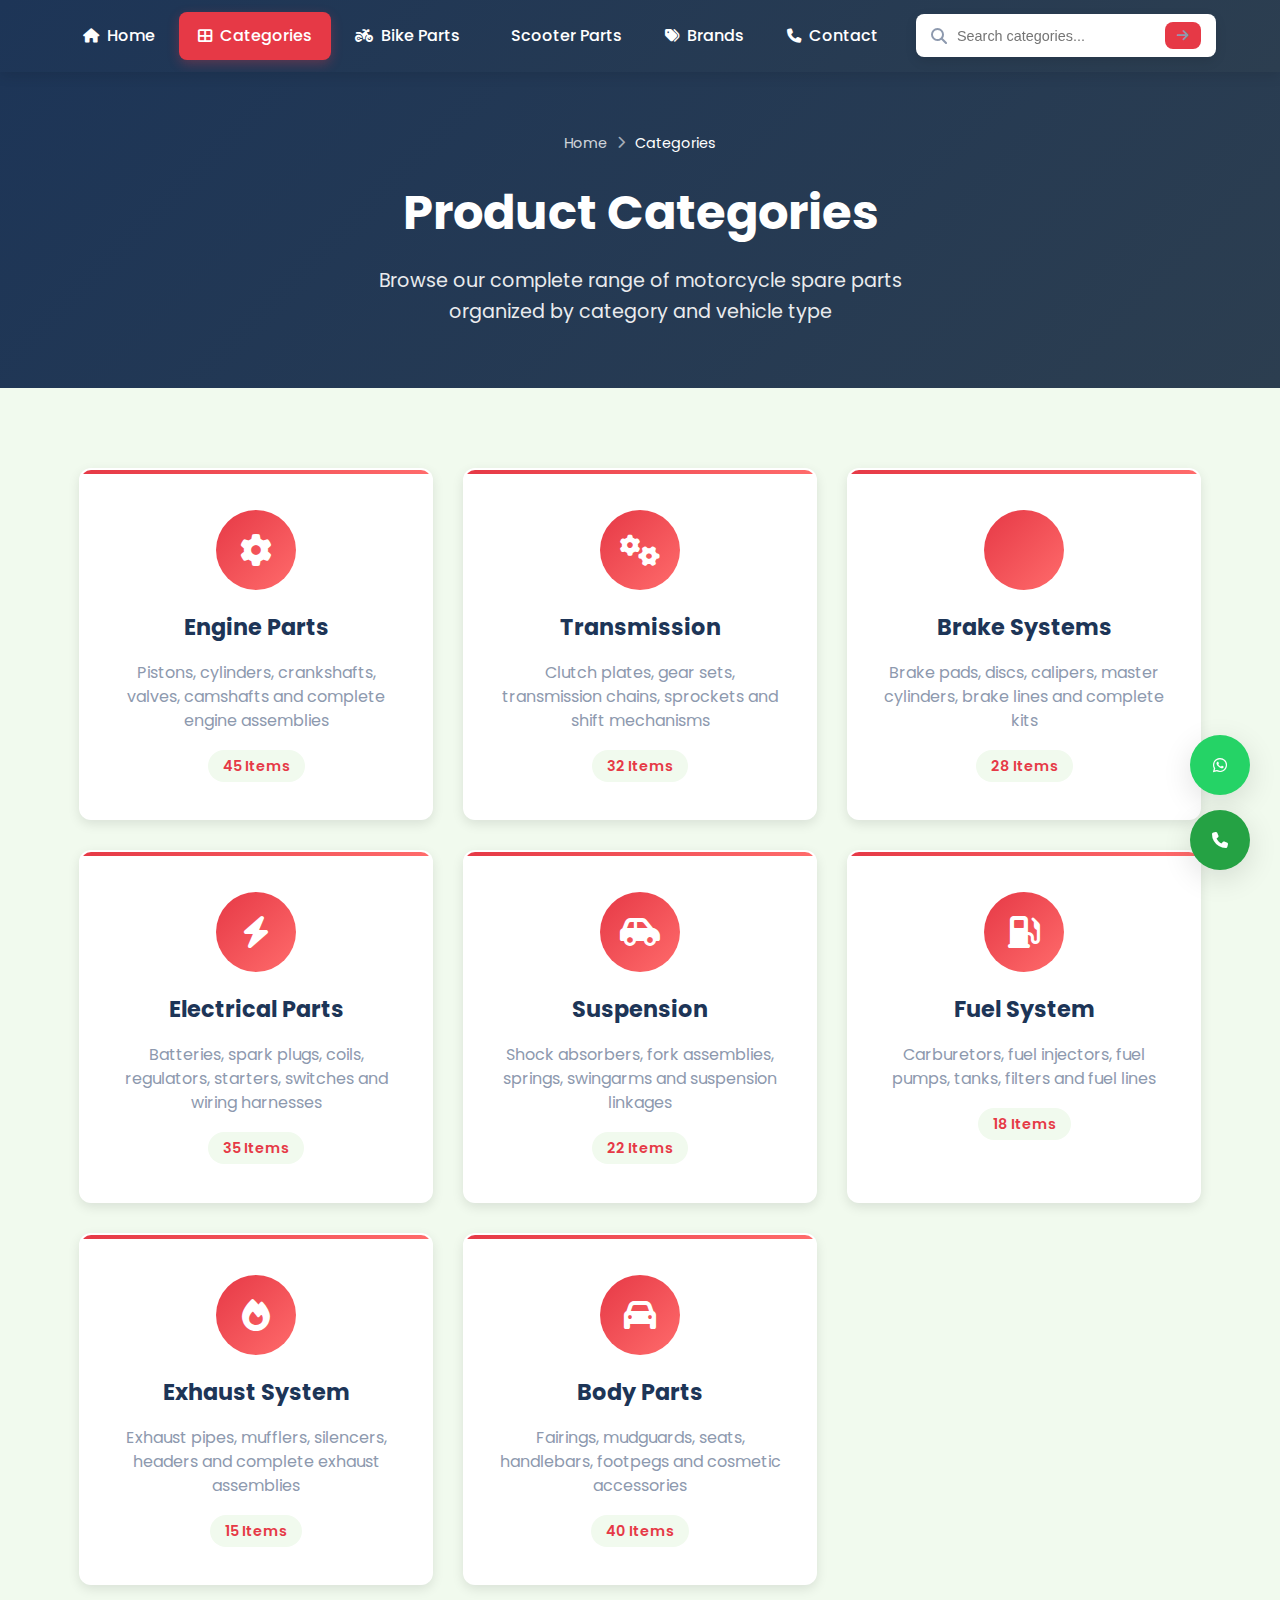
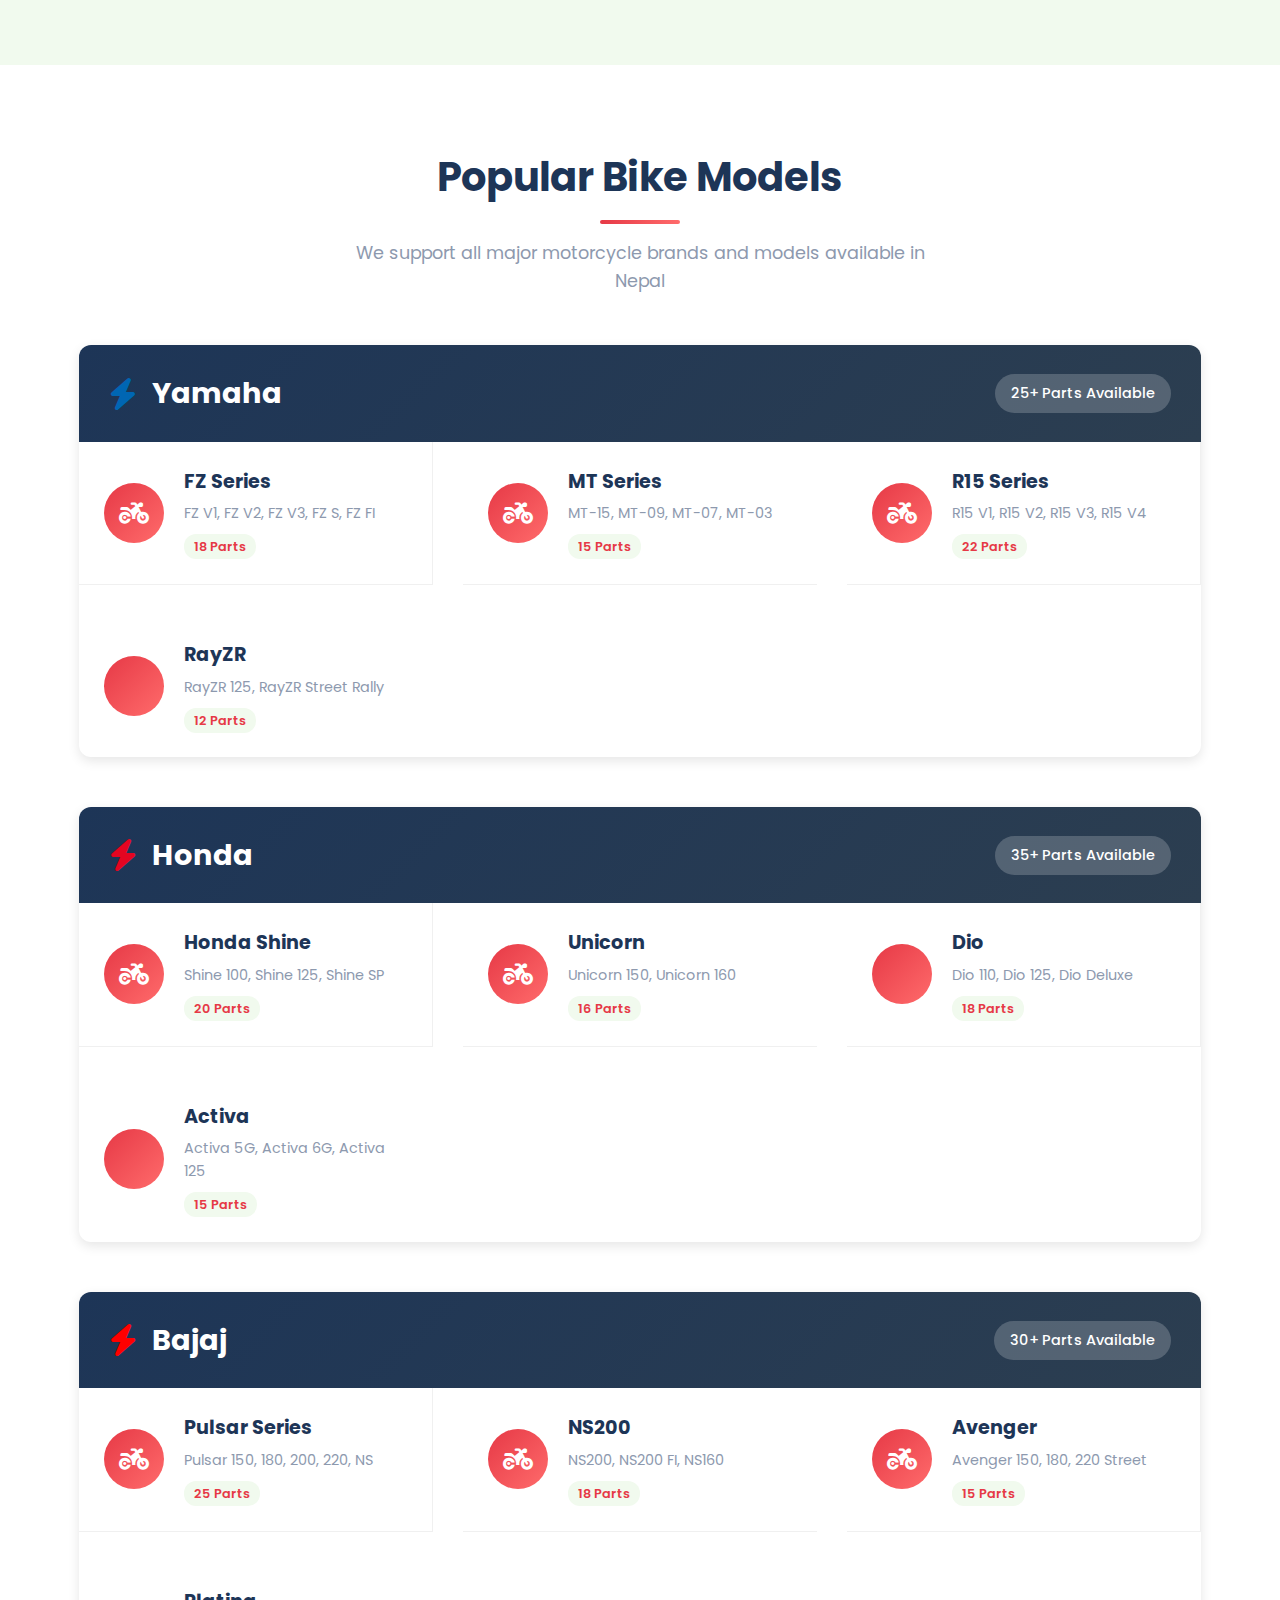
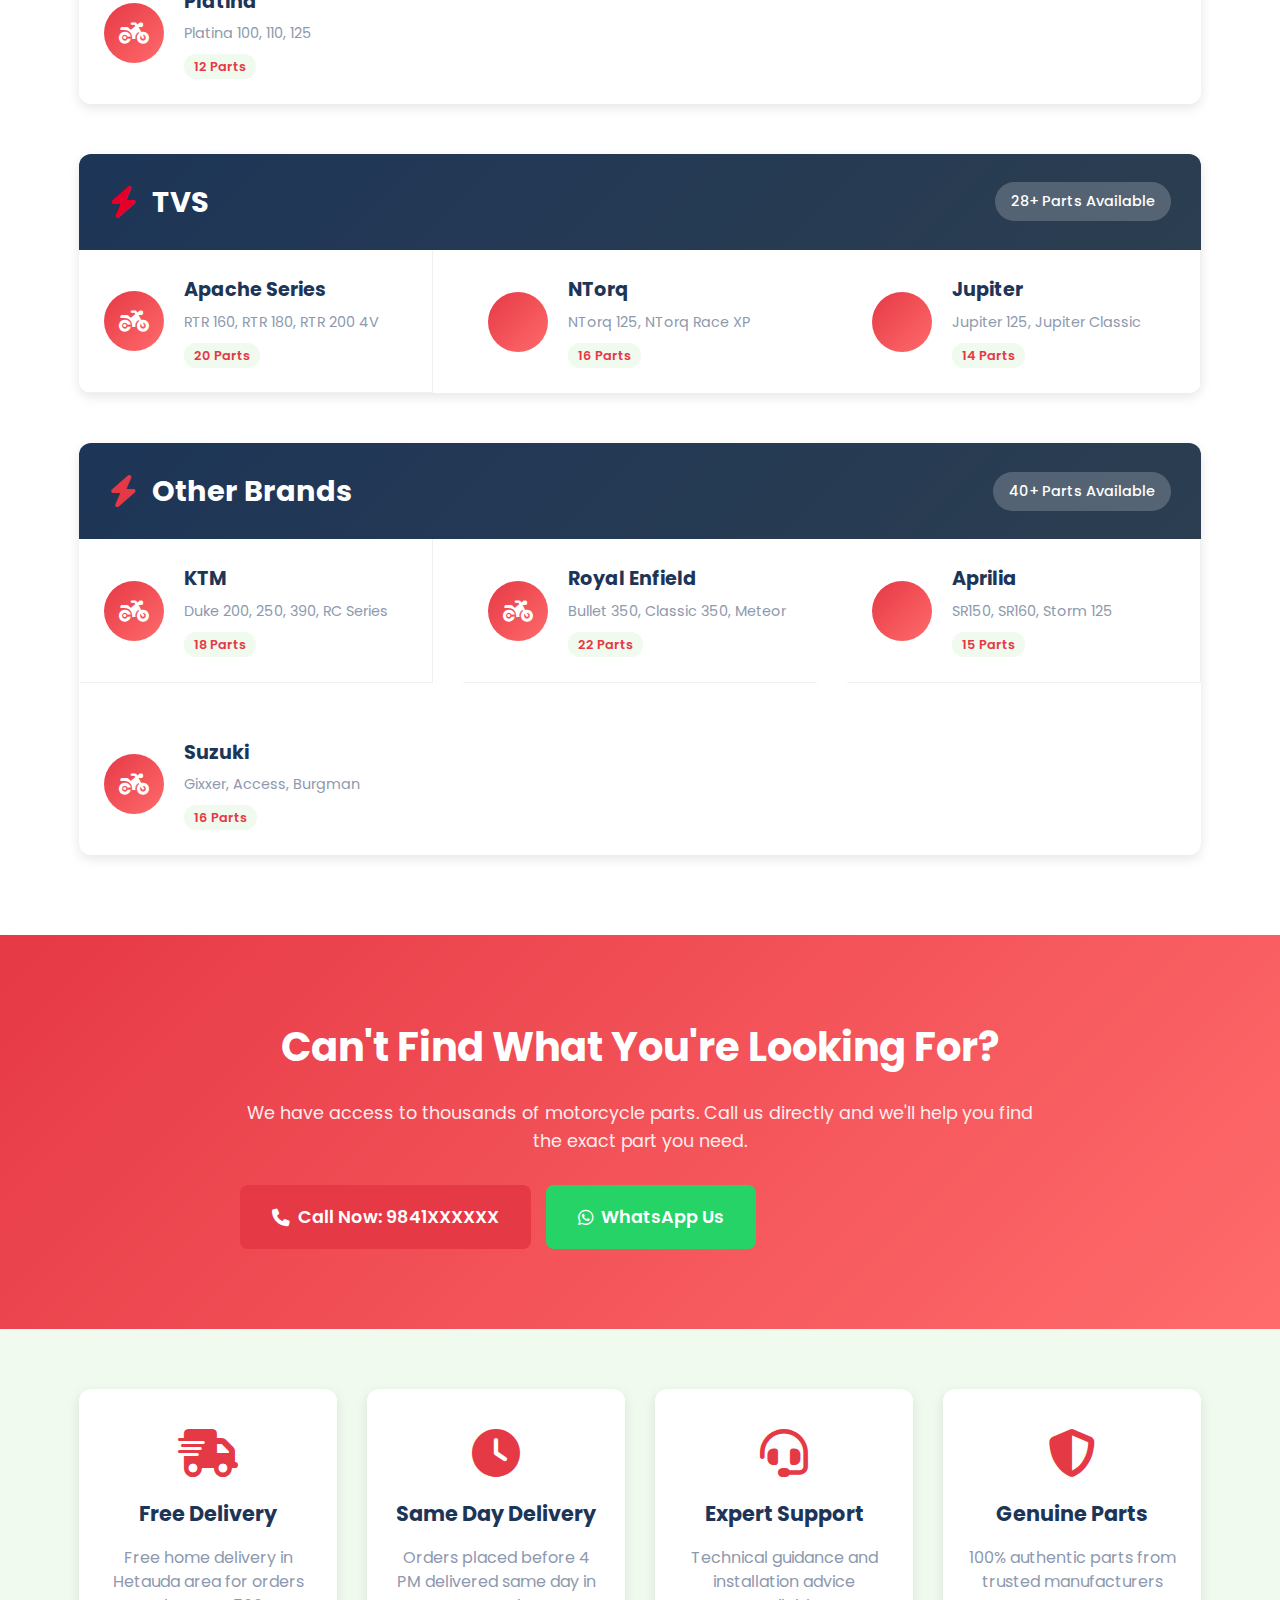
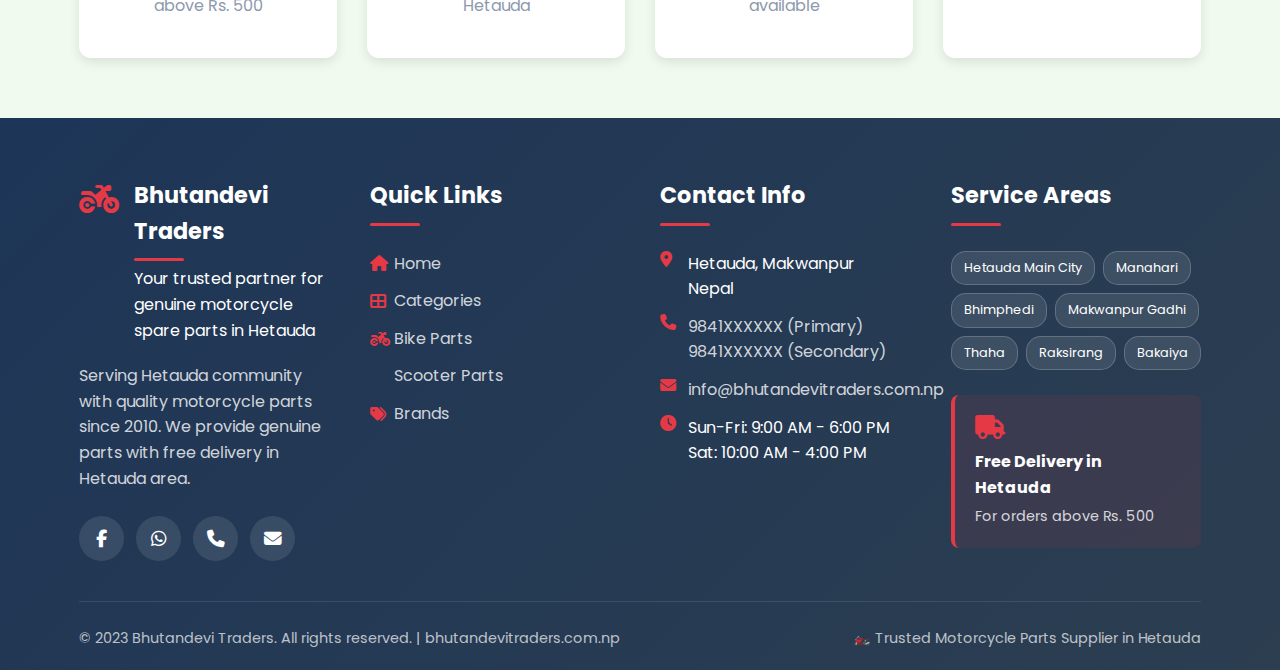
<file: categories.html>
<!DOCTYPE html>
<html lang="en">
  <head>
    <meta charset="UTF-8" />
    <meta name="viewport" content="width=device-width, initial-scale=1.0" />
    <title>Categories | Bhutandevi Traders - Motorcycle Spare Parts</title>
    <meta
      name="description"
      content="Browse all motorcycle spare parts categories at Bhutandevi Traders. Bike parts, scooter parts, engine parts, brake systems and more. Free delivery in Hetauda."
    />

    <link
      rel="stylesheet"
      href="https://cdnjs.cloudflare.com/ajax/libs/font-awesome/6.4.0/css/all.min.css"
    />
    <link
      href="https://fonts.googleapis.com/css2?family=Poppins:wght@300;400;500;600;700&display=swap"
      rel="stylesheet"
    />
    <link rel="stylesheet" href="css/style.css" />
    <link rel="stylesheet" href="css/responsive.css" />
  </head>
  <body>
    <!-- Header -->
    <header>
      <div class="container"></div>
      <nav>
        <div class="container nav-container">
          <div class="category-nav">
            <a href="index.html" class="category-item">
              <i class="fas fa-home"></i> Home
            </a>
            <a href="categories.html" class="category-item active">
              <i class="fas fa-th-large"></i> Categories
            </a>
            <a href="bike-parts.html" class="category-item">
              <i class="fas fa-motorcycle"></i> Bike Parts
            </a>
            <a href="scooter-parts.html" class="category-item">
              <i class="fas fa-scooter"></i> Scooter Parts
            </a>
            <a href="#popular-brands" class="category-item">
              <i class="fas fa-tags"></i> Brands
            </a>
            <a href="#contact" class="category-item">
              <i class="fas fa-phone"></i> Contact
            </a>
          </div>
          <div class="search-bar">
            <i class="fas fa-search"></i>
            <input type="text" placeholder="Search categories..." />
            <button
              class="search-btn"
              onclick="performSearch(document.querySelector('.search-bar input').value)"
            >
              <i class="fas fa-arrow-right"></i>
            </button>
          </div>
        </div>
      </nav>
    </header>

    <!-- Page Hero -->
    <section class="page-hero">
      <div class="container">
        <div class="breadcrumb">
          <a href="index.html">Home</a>
          <i class="fas fa-chevron-right"></i>
          <span>Categories</span>
        </div>
        <h1>Product Categories</h1>
        <p>
          Browse our complete range of motorcycle spare parts organized by
          category and vehicle type
        </p>
      </div>
    </section>

    <!-- Sub Categories Section -->
    <section class="sub-categories">
      <div class="container">
        <div class="sub-categories-grid">
          <a href="bike-parts.html?category=engine" class="sub-category-card">
            <div class="sub-category-icon">
              <i class="fas fa-cog"></i>
            </div>
            <h4>Engine Parts</h4>
            <p>
              Pistons, cylinders, crankshafts, valves, camshafts and complete
              engine assemblies
            </p>
            <span class="item-count">45 Items</span>
          </a>

          <a
            href="bike-parts.html?category=transmission"
            class="sub-category-card"
          >
            <div class="sub-category-icon">
              <i class="fas fa-gears"></i>
            </div>
            <h4>Transmission</h4>
            <p>
              Clutch plates, gear sets, transmission chains, sprockets and shift
              mechanisms
            </p>
            <span class="item-count">32 Items</span>
          </a>

          <a href="bike-parts.html?category=brake" class="sub-category-card">
            <div class="sub-category-icon">
              <i class="fas fa-brake-warning"></i>
            </div>
            <h4>Brake Systems</h4>
            <p>
              Brake pads, discs, calipers, master cylinders, brake lines and
              complete kits
            </p>
            <span class="item-count">28 Items</span>
          </a>

          <a
            href="bike-parts.html?category=electrical"
            class="sub-category-card"
          >
            <div class="sub-category-icon">
              <i class="fas fa-bolt"></i>
            </div>
            <h4>Electrical Parts</h4>
            <p>
              Batteries, spark plugs, coils, regulators, starters, switches and
              wiring harnesses
            </p>
            <span class="item-count">35 Items</span>
          </a>

          <a
            href="bike-parts.html?category=suspension"
            class="sub-category-card"
          >
            <div class="sub-category-icon">
              <i class="fas fa-car-side"></i>
            </div>
            <h4>Suspension</h4>
            <p>
              Shock absorbers, fork assemblies, springs, swingarms and
              suspension linkages
            </p>
            <span class="item-count">22 Items</span>
          </a>

          <a href="bike-parts.html?category=fuel" class="sub-category-card">
            <div class="sub-category-icon">
              <i class="fas fa-gas-pump"></i>
            </div>
            <h4>Fuel System</h4>
            <p>
              Carburetors, fuel injectors, fuel pumps, tanks, filters and fuel
              lines
            </p>
            <span class="item-count">18 Items</span>
          </a>

          <a href="bike-parts.html?category=exhaust" class="sub-category-card">
            <div class="sub-category-icon">
              <i class="fas fa-fire"></i>
            </div>
            <h4>Exhaust System</h4>
            <p>
              Exhaust pipes, mufflers, silencers, headers and complete exhaust
              assemblies
            </p>
            <span class="item-count">15 Items</span>
          </a>

          <a href="bike-parts.html?category=body" class="sub-category-card">
            <div class="sub-category-icon">
              <i class="fas fa-car"></i>
            </div>
            <h4>Body Parts</h4>
            <p>
              Fairings, mudguards, seats, handlebars, footpegs and cosmetic
              accessories
            </p>
            <span class="item-count">40 Items</span>
          </a>
        </div>
      </div>
    </section>

    <!-- Bike Models Section -->
    <section class="bike-models-section" id="popular-brands">
      <div class="container">
        <div class="section-title">
          <h2>Popular Bike Models</h2>
          <p>
            We support all major motorcycle brands and models available in Nepal
          </p>
        </div>

        <div class="models-categories">
          <!-- Yamaha Models -->
          <div class="brand-category">
            <div class="brand-header">
              <div class="brand-logo">
                <i class="fas fa-bolt" style="color: #0066b3"></i>
                <h3>Yamaha</h3>
              </div>
              <span class="model-count">25+ Parts Available</span>
            </div>
            <div class="models-grid">
              <a href="bike-parts.html?category=fz" class="model-card">
                <div class="model-image">
                  <i class="fas fa-motorcycle"></i>
                </div>
                <div class="model-info">
                  <h4>FZ Series</h4>
                  <p>FZ V1, FZ V2, FZ V3, FZ S, FZ FI</p>
                  <span class="parts-available">18 Parts</span>
                </div>
              </a>

              <a href="bike-parts.html?category=mt" class="model-card">
                <div class="model-image">
                  <i class="fas fa-motorcycle"></i>
                </div>
                <div class="model-info">
                  <h4>MT Series</h4>
                  <p>MT-15, MT-09, MT-07, MT-03</p>
                  <span class="parts-available">15 Parts</span>
                </div>
              </a>

              <a href="bike-parts.html?category=r15" class="model-card">
                <div class="model-image">
                  <i class="fas fa-motorcycle"></i>
                </div>
                <div class="model-info">
                  <h4>R15 Series</h4>
                  <p>R15 V1, R15 V2, R15 V3, R15 V4</p>
                  <span class="parts-available">22 Parts</span>
                </div>
              </a>

              <a href="bike-parts.html?category=rayzr" class="model-card">
                <div class="model-image">
                  <i class="fas fa-scooter"></i>
                </div>
                <div class="model-info">
                  <h4>RayZR</h4>
                  <p>RayZR 125, RayZR Street Rally</p>
                  <span class="parts-available">12 Parts</span>
                </div>
              </a>
            </div>
          </div>

          <!-- Honda Models -->
          <div class="brand-category">
            <div class="brand-header">
              <div class="brand-logo">
                <i class="fas fa-bolt" style="color: #e40521"></i>
                <h3>Honda</h3>
              </div>
              <span class="model-count">35+ Parts Available</span>
            </div>
            <div class="models-grid">
              <a href="bike-parts.html?category=shine" class="model-card">
                <div class="model-image">
                  <i class="fas fa-motorcycle"></i>
                </div>
                <div class="model-info">
                  <h4>Honda Shine</h4>
                  <p>Shine 100, Shine 125, Shine SP</p>
                  <span class="parts-available">20 Parts</span>
                </div>
              </a>

              <a href="bike-parts.html?category=unicorn" class="model-card">
                <div class="model-image">
                  <i class="fas fa-motorcycle"></i>
                </div>
                <div class="model-info">
                  <h4>Unicorn</h4>
                  <p>Unicorn 150, Unicorn 160</p>
                  <span class="parts-available">16 Parts</span>
                </div>
              </a>

              <a href="bike-parts.html?category=dio" class="model-card">
                <div class="model-image">
                  <i class="fas fa-scooter"></i>
                </div>
                <div class="model-info">
                  <h4>Dio</h4>
                  <p>Dio 110, Dio 125, Dio Deluxe</p>
                  <span class="parts-available">18 Parts</span>
                </div>
              </a>

              <a href="bike-parts.html?category=activa" class="model-card">
                <div class="model-image">
                  <i class="fas fa-scooter"></i>
                </div>
                <div class="model-info">
                  <h4>Activa</h4>
                  <p>Activa 5G, Activa 6G, Activa 125</p>
                  <span class="parts-available">15 Parts</span>
                </div>
              </a>
            </div>
          </div>

          <!-- Bajaj Models -->
          <div class="brand-category">
            <div class="brand-header">
              <div class="brand-logo">
                <i class="fas fa-bolt" style="color: #ff0000"></i>
                <h3>Bajaj</h3>
              </div>
              <span class="model-count">30+ Parts Available</span>
            </div>
            <div class="models-grid">
              <a href="bike-parts.html?category=pulsar" class="model-card">
                <div class="model-image">
                  <i class="fas fa-motorcycle"></i>
                </div>
                <div class="model-info">
                  <h4>Pulsar Series</h4>
                  <p>Pulsar 150, 180, 200, 220, NS</p>
                  <span class="parts-available">25 Parts</span>
                </div>
              </a>

              <a href="bike-parts.html?category=ns200" class="model-card">
                <div class="model-image">
                  <i class="fas fa-motorcycle"></i>
                </div>
                <div class="model-info">
                  <h4>NS200</h4>
                  <p>NS200, NS200 FI, NS160</p>
                  <span class="parts-available">18 Parts</span>
                </div>
              </a>

              <a href="bike-parts.html?category=avenger" class="model-card">
                <div class="model-image">
                  <i class="fas fa-motorcycle"></i>
                </div>
                <div class="model-info">
                  <h4>Avenger</h4>
                  <p>Avenger 150, 180, 220 Street</p>
                  <span class="parts-available">15 Parts</span>
                </div>
              </a>

              <a href="bike-parts.html?category=platina" class="model-card">
                <div class="model-image">
                  <i class="fas fa-motorcycle"></i>
                </div>
                <div class="model-info">
                  <h4>Platina</h4>
                  <p>Platina 100, 110, 125</p>
                  <span class="parts-available">12 Parts</span>
                </div>
              </a>
            </div>
          </div>

          <!-- TVS Models -->
          <div class="brand-category">
            <div class="brand-header">
              <div class="brand-logo">
                <i class="fas fa-bolt" style="color: #e4002b"></i>
                <h3>TVS</h3>
              </div>
              <span class="model-count">28+ Parts Available</span>
            </div>
            <div class="models-grid">
              <a href="bike-parts.html?category=apache" class="model-card">
                <div class="model-image">
                  <i class="fas fa-motorcycle"></i>
                </div>
                <div class="model-info">
                  <h4>Apache Series</h4>
                  <p>RTR 160, RTR 180, RTR 200 4V</p>
                  <span class="parts-available">20 Parts</span>
                </div>
              </a>

              <a href="bike-parts.html?category=ntorq" class="model-card">
                <div class="model-image">
                  <i class="fas fa-scooter"></i>
                </div>
                <div class="model-info">
                  <h4>NTorq</h4>
                  <p>NTorq 125, NTorq Race XP</p>
                  <span class="parts-available">16 Parts</span>
                </div>
              </a>

              <a href="bike-parts.html?category=jupiter" class="model-card">
                <div class="model-image">
                  <i class="fas fa-scooter"></i>
                </div>
                <div class="model-info">
                  <h4>Jupiter</h4>
                  <p>Jupiter 125, Jupiter Classic</p>
                  <span class="parts-available">14 Parts</span>
                </div>
              </a>
            </div>
          </div>

          <!-- Other Brands -->
          <div class="brand-category">
            <div class="brand-header">
              <div class="brand-logo">
                <i class="fas fa-bolt" style="color: var(--primary)"></i>
                <h3>Other Brands</h3>
              </div>
              <span class="model-count">40+ Parts Available</span>
            </div>
            <div class="models-grid">
              <a href="bike-parts.html?category=ktm" class="model-card">
                <div class="model-image">
                  <i class="fas fa-motorcycle"></i>
                </div>
                <div class="model-info">
                  <h4>KTM</h4>
                  <p>Duke 200, 250, 390, RC Series</p>
                  <span class="parts-available">18 Parts</span>
                </div>
              </a>

              <a href="bike-parts.html?category=bullet" class="model-card">
                <div class="model-image">
                  <i class="fas fa-motorcycle"></i>
                </div>
                <div class="model-info">
                  <h4>Royal Enfield</h4>
                  <p>Bullet 350, Classic 350, Meteor</p>
                  <span class="parts-available">22 Parts</span>
                </div>
              </a>

              <a href="bike-parts.html?category=aprilia" class="model-card">
                <div class="model-image">
                  <i class="fas fa-scooter"></i>
                </div>
                <div class="model-info">
                  <h4>Aprilia</h4>
                  <p>SR150, SR160, Storm 125</p>
                  <span class="parts-available">15 Parts</span>
                </div>
              </a>

              <a href="bike-parts.html?category=suzuki" class="model-card">
                <div class="model-image">
                  <i class="fas fa-motorcycle"></i>
                </div>
                <div class="model-info">
                  <h4>Suzuki</h4>
                  <p>Gixxer, Access, Burgman</p>
                  <span class="parts-available">16 Parts</span>
                </div>
              </a>
            </div>
          </div>
        </div>
      </div>
    </section>

    <!-- Call to Action Section -->
    <section class="cta-section">
      <div class="container">
        <div class="cta-content">
          <div class="cta-text">
            <h2>Can't Find What You're Looking For?</h2>
            <p>
              We have access to thousands of motorcycle parts. Call us directly
              and we'll help you find the exact part you need.
            </p>
          </div>
          <div class="cta-buttons">
            <a href="tel:+9779841000000" class="cta-button large primary">
              <i class="fas fa-phone"></i> Call Now: 9841XXXXXX
            </a>
            <a
              href="https://wa.me/9779841000000"
              class="cta-button large whatsapp"
              target="_blank"
            >
              <i class="fab fa-whatsapp"></i> WhatsApp Us
            </a>
          </div>
        </div>
      </div>
    </section>

    <!-- Service Info Section -->
    <section class="service-info">
      <div class="container">
        <div class="service-features-grid">
          <div class="service-feature-card">
            <i class="fas fa-shipping-fast"></i>
            <h4>Free Delivery</h4>
            <p>Free home delivery in Hetauda area for orders above Rs. 500</p>
          </div>
          <div class="service-feature-card">
            <i class="fas fa-clock"></i>
            <h4>Same Day Delivery</h4>
            <p>Orders placed before 4 PM delivered same day in Hetauda</p>
          </div>
          <div class="service-feature-card">
            <i class="fas fa-headset"></i>
            <h4>Expert Support</h4>
            <p>Technical guidance and installation advice available</p>
          </div>
          <div class="service-feature-card">
            <i class="fas fa-shield-alt"></i>
            <h4>Genuine Parts</h4>
            <p>100% authentic parts from trusted manufacturers</p>
          </div>
        </div>
      </div>
    </section>

    <!-- Footer -->
    <footer id="contact">
      <div class="container">
        <div class="footer-content">
          <div class="footer-column">
            <div class="footer-logo">
              <i class="fas fa-motorcycle fa-2x"></i>
              <div>
                <h3>Bhutandevi Traders</h3>
                <p>
                  Your trusted partner for genuine motorcycle spare parts in
                  Hetauda
                </p>
              </div>
            </div>
            <p class="footer-description">
              Serving Hetauda community with quality motorcycle parts since
              2010. We provide genuine parts with free delivery in Hetauda area.
            </p>
            <div class="social-links">
              <a
                href="https://facebook.com/bhutandevitraders"
                class="social-link"
              >
                <i class="fab fa-facebook-f"></i>
              </a>
              <a href="https://wa.me/9779841000000" class="social-link">
                <i class="fab fa-whatsapp"></i>
              </a>
              <a href="tel:+9779841000000" class="social-link">
                <i class="fas fa-phone"></i>
              </a>
              <a
                href="mailto:info@bhutandevitraders.com.np"
                class="social-link"
              >
                <i class="fas fa-envelope"></i>
              </a>
            </div>
          </div>

          <div class="footer-column">
            <h3>Quick Links</h3>
            <ul class="footer-links">
              <li>
                <a href="index.html"><i class="fas fa-home"></i> Home</a>
              </li>
              <li>
                <a href="categories.html"
                  ><i class="fas fa-th-large"></i> Categories</a
                >
              </li>
              <li>
                <a href="bike-parts.html"
                  ><i class="fas fa-motorcycle"></i> Bike Parts</a
                >
              </li>
              <li>
                <a href="scooter-parts.html"
                  ><i class="fas fa-scooter"></i> Scooter Parts</a
                >
              </li>
              <li>
                <a href="#popular-brands"><i class="fas fa-tags"></i> Brands</a>
              </li>
            </ul>
          </div>

          <div class="footer-column">
            <h3>Contact Info</h3>
            <ul class="footer-links">
              <li>
                <i class="fas fa-map-marker-alt"></i>
                <span>Hetauda, Makwanpur<br />Nepal</span>
              </li>
              <li>
                <i class="fas fa-phone"></i>
                <div>
                  <a href="tel:+9779841000000">9841XXXXXX (Primary)</a>
                  <a href="tel:+9779841000001">9841XXXXXX (Secondary)</a>
                </div>
              </li>
              <li>
                <i class="fas fa-envelope"></i>
                <a href="mailto:info@bhutandevitraders.com.np"
                  >info@bhutandevitraders.com.np</a
                >
              </li>
              <li>
                <i class="fas fa-clock"></i>
                <span
                  >Sun-Fri: 9:00 AM - 6:00 PM<br />Sat: 10:00 AM - 4:00 PM</span
                >
              </li>
            </ul>
          </div>

          <div class="footer-column">
            <h3>Service Areas</h3>
            <div class="service-areas">
              <span>Hetauda Main City</span>
              <span>Manahari</span>
              <span>Bhimphedi</span>
              <span>Makwanpur Gadhi</span>
              <span>Thaha</span>
              <span>Raksirang</span>
              <span>Bakaiya</span>
            </div>
            <div class="delivery-info">
              <i class="fas fa-truck"></i>
              <strong>Free Delivery in Hetauda</strong>
              <p>For orders above Rs. 500</p>
            </div>
          </div>
        </div>

        <div class="footer-bottom">
          <div class="copyright">
            <p>
              &copy; 2023 Bhutandevi Traders. All rights reserved. |
              bhutandevitraders.com.np
            </p>
          </div>
          <div class="footer-notes">
            <p>🏍️ Trusted Motorcycle Parts Supplier in Hetauda</p>
          </div>
        </div>
      </div>
    </footer>

    <!-- Floating Action Buttons -->
    <div class="floating-actions">
      <a
        href="https://wa.me/9779841000000"
        class="whatsapp-float"
        target="_blank"
        title="Chat on WhatsApp"
      >
        <i class="fab fa-whatsapp"></i>
        <span class="float-text">Chat Now</span>
      </a>

      <a href="tel:+9779841000000" class="call-float" title="Call Now">
        <i class="fas fa-phone"></i>
        <span class="float-text">Call Now</span>
      </a>

      <button class="scroll-to-top" title="Scroll to Top">
        <i class="fas fa-chevron-up"></i>
      </button>
    </div>

    <script src="js/main.js"></script>

    <script>
      // Categories page specific JavaScript
      document.addEventListener("DOMContentLoaded", function () {
        // Add click handlers to all model cards
        const modelCards = document.querySelectorAll(".model-card");
        modelCards.forEach((card) => {
          card.addEventListener("click", function (e) {
            e.preventDefault();
            const href = this.getAttribute("href");
            window.location.href = href;
          });
        });

        // Add hover effects to sub category cards
        const subCategoryCards =
          document.querySelectorAll(".sub-category-card");
        subCategoryCards.forEach((card) => {
          card.addEventListener("mouseenter", function () {
            this.style.transform = "translateY(-8px)";
          });
          card.addEventListener("mouseleave", function () {
            this.style.transform = "translateY(0)";
          });
        });

        // Initialize search functionality
        const searchInput = document.querySelector(".search-bar input");
        searchInput.addEventListener("input", function () {
          filterCategories(this.value);
        });
      });

      function filterCategories(searchTerm) {
        const categories = document.querySelectorAll(
          ".brand-category, .sub-category-card"
        );
        let hasVisibleItems = false;

        categories.forEach((category) => {
          const text = category.textContent.toLowerCase();
          if (text.includes(searchTerm.toLowerCase()) || searchTerm === "") {
            category.style.display = "block";
            hasVisibleItems = true;
          } else {
            category.style.display = "none";
          }
        });

        // Show no results message if needed
        showNoResultsMessage(!hasVisibleItems, searchTerm);
      }

      function showNoResultsMessage(show, searchTerm) {
        let message = document.querySelector(".no-results-message");

        if (show && !message) {
          message = document.createElement("div");
          message.className = "no-results-message";
          message.innerHTML = `
                    <i class="fas fa-search fa-3x"></i>
                    <h3>No categories found for "${searchTerm}"</h3>
                    <p>Try searching with different keywords or <a href="tel:+9779841000000">call us</a> for assistance</p>
                `;
          document.querySelector(".bike-models-section").appendChild(message);
        } else if (!show && message) {
          message.remove();
        }
      }

      function performSearch(query) {
        const searchInput = document.querySelector(".search-bar input");
        if (query) {
          searchInput.value = query;
        }
        filterCategories(query);
      }
    </script>
  </body>
</html>
</file>
<file: css/style.css>
:root {
  --primary: #e63946;
  --secondary: #1d3557;
  --accent: #457b9d;
  --light: #f1faee;
  --dark: #1d3557;
  --gray: #8d99ae;
  --white: #ffffff;
  --success: #2a9d8f;
  --warning: #e9c46a;
  --shadow: 0 4px 12px rgba(0, 0, 0, 0.1);
  --shadow-lg: 0 8px 30px rgba(0, 0, 0, 0.12);
  --radius: 8px;
  --radius-lg: 12px;
}

* {
  margin: 0;
  padding: 0;
  box-sizing: border-box;
}

body {
  font-family: "Poppins", sans-serif;
  line-height: 1.6;
  color: var(--dark);
  background-color: var(--light);
  overflow-x: hidden;
}

a {
  text-decoration: none;
  color: inherit;
}

ul {
  list-style: none;
}

.container {
  width: 90%;
  max-width: 1200px;
  margin: 0 auto;
  padding: 0 15px;
}

/* Header Styles */
header {
  background-color: var(--white);
  box-shadow: var(--shadow);
  position: sticky;
  top: 0;
  z-index: 1000;
  transition: all 0.3s ease;
}

.header-top {
  display: flex;
  justify-content: space-between;
  align-items: center;
  padding: 15px 0;
  flex-wrap: wrap;
  gap: 20px;
}

.logo {
  display: flex;
  align-items: center;
  gap: 12px;
}

.logo a {
  display: flex;
  align-items: center;
  gap: 12px;
}

.logo-text h1 {
  font-size: 1.5rem;
  color: var(--secondary);
  margin-bottom: 2px;
}

.logo-tagline {
  font-size: 0.8rem;
  color: var(--primary);
  font-weight: 500;
}

.contact-info {
  display: flex;
  gap: 25px;
  flex-wrap: wrap;
}

.contact-item {
  display: flex;
  align-items: center;
  gap: 10px;
  padding: 8px 15px;
  background: var(--light);
  border-radius: var(--radius);
  transition: all 0.3s ease;
}

.contact-item:hover {
  background: var(--secondary);
  color: var(--white);
  transform: translateY(-2px);
}

.contact-item:hover i {
  color: var(--white);
}

.contact-item i {
  color: var(--primary);
  font-size: 1.1rem;
}

.contact-details {
  display: flex;
  flex-direction: column;
}

.contact-label {
  font-size: 0.8rem;
  opacity: 0.8;
}

.contact-number,
.contact-time,
.contact-area {
  font-weight: 600;
  font-size: 0.9rem;
}

/* Navigation */
nav {
  background: linear-gradient(135deg, var(--secondary), #2c3e50);
  position: relative;
}

.nav-container {
  display: flex;
  justify-content: space-between;
  align-items: center;
  padding: 0;
}

.category-nav {
  display: flex;
  overflow-x: auto;
  padding: 12px 0;
  scrollbar-width: none;
  gap: 5px;
}

.category-nav::-webkit-scrollbar {
  display: none;
}

.category-item {
  display: flex;
  align-items: center;
  gap: 8px;
  padding: 10px 18px;
  white-space: nowrap;
  color: var(--white);
  border-radius: var(--radius);
  transition: all 0.3s ease;
  font-weight: 500;
  border: 1px solid transparent;
}

.category-item:hover {
  background: rgba(255, 255, 255, 0.1);
  border-color: rgba(255, 255, 255, 0.2);
}

.category-item.active {
  background: var(--primary);
  box-shadow: 0 4px 12px rgba(230, 57, 70, 0.3);
}

.category-item i {
  font-size: 0.9rem;
}

.search-bar {
  display: flex;
  align-items: center;
  background: var(--white);
  border-radius: var(--radius);
  padding: 8px 15px;
  margin-left: 20px;
  min-width: 300px;
  box-shadow: var(--shadow);
}

.search-bar input {
  border: none;
  outline: none;
  padding: 5px 10px;
  flex: 1;
  font-size: 0.9rem;
  background: transparent;
}

.search-bar i {
  color: var(--gray);
}

.search-btn {
  background: var(--primary);
  color: white;
  border: none;
  padding: 6px 12px;
  border-radius: var(--radius);
  cursor: pointer;
  transition: all 0.3s ease;
}

.search-btn:hover {
  background: #c1121f;
  transform: scale(1.05);
}

/* Delivery Banner */
.delivery-banner {
  background: linear-gradient(135deg, #e63946, #ff6b6b);
  color: white;
  padding: 12px 0;
  text-align: center;
  font-weight: 600;
  font-size: 1rem;
  position: relative;
  z-index: 999;
}

.delivery-banner i {
  margin-right: 10px;
  animation: bounce 2s infinite;
}

.delivery-tag {
  background: rgba(255, 255, 255, 0.2);
  padding: 4px 12px;
  border-radius: 20px;
  font-size: 0.8rem;
  margin-left: 15px;
  border: 1px solid rgba(255, 255, 255, 0.3);
}

@keyframes bounce {
  0%,
  20%,
  50%,
  80%,
  100% {
    transform: translateY(0);
  }
  40% {
    transform: translateY(-5px);
  }
  60% {
    transform: translateY(-3px);
  }
}

/* Hero Section */
.hero {
  background: linear-gradient(
      135deg,
      rgba(29, 53, 87, 0.9),
      rgba(69, 123, 157, 0.9)
    ),
    url("https://images.unsplash.com/photo-1558618666-fcd25c85cd64?ixlib=rb-4.0.3");
  background-size: cover;
  background-position: center;
  background-attachment: fixed;
  color: var(--white);
  padding: 100px 0;
  position: relative;
}

.hero-content {
  display: grid;
  grid-template-columns: 1fr 1fr;
  gap: 60px;
  align-items: center;
}

.hero-text h1 {
  font-size: 3rem;
  margin-bottom: 20px;
  line-height: 1.2;
}

.highlight {
  color: var(--primary);
  text-shadow: 0 2px 4px rgba(0, 0, 0, 0.3);
}

.hero-description {
  font-size: 1.2rem;
  margin-bottom: 30px;
  opacity: 0.9;
  line-height: 1.6;
}

.hero-features {
  display: grid;
  grid-template-columns: 1fr 1fr;
  gap: 15px;
  margin-bottom: 40px;
}

.hero-feature {
  display: flex;
  align-items: center;
  gap: 10px;
  font-size: 1rem;
}

.hero-feature i {
  color: var(--primary);
  font-size: 1.1rem;
}

.hero-buttons {
  display: flex;
  gap: 15px;
  flex-wrap: wrap;
}

.cta-button {
  display: inline-flex;
  align-items: center;
  gap: 8px;
  padding: 14px 28px;
  border-radius: var(--radius);
  font-weight: 600;
  transition: all 0.3s ease;
  border: 2px solid transparent;
  font-size: 1rem;
}

.cta-button.primary {
  background: var(--primary);
  color: white;
}

.cta-button.primary:hover {
  background: #c1121f;
  transform: translateY(-3px);
  box-shadow: 0 8px 20px rgba(230, 57, 70, 0.3);
}

.cta-button.secondary {
  background: transparent;
  color: white;
  border-color: white;
}

.cta-button.secondary:hover {
  background: white;
  color: var(--secondary);
  transform: translateY(-3px);
}

.cta-button.whatsapp {
  background: #25d366;
  color: white;
}

.cta-button.whatsapp:hover {
  background: #128c7e;
  transform: translateY(-3px);
  box-shadow: 0 8px 20px rgba(37, 211, 102, 0.3);
}

.hero-image {
  display: flex;
  justify-content: center;
  align-items: center;
}

.image-placeholder {
  width: 100%;
  height: 400px;
  background: linear-gradient(135deg, #667eea, #764ba2);
  border-radius: var(--radius-lg);
  display: flex;
  flex-direction: column;
  align-items: center;
  justify-content: center;
  color: white;
  position: relative;
  overflow: hidden;
  box-shadow: var(--shadow-lg);
}

.image-placeholder i {
  font-size: 6rem;
  margin-bottom: 20px;
  opacity: 0.8;
}

.image-overlay {
  text-align: center;
  background: rgba(0, 0, 0, 0.7);
  padding: 20px;
  border-radius: var(--radius);
  backdrop-filter: blur(10px);
}

.image-overlay h3 {
  font-size: 1.5rem;
  margin-bottom: 5px;
}

/* Call Now Section */
.call-now-section {
  background: linear-gradient(135deg, var(--secondary), #2c3e50);
  color: white;
  padding: 60px 0;
  text-align: center;
}

.call-now-content {
  display: flex;
  flex-direction: column;
  align-items: center;
  gap: 30px;
  max-width: 800px;
  margin: 0 auto;
}

.call-now-icon {
  width: 100px;
  height: 100px;
  background: var(--primary);
  border-radius: 50%;
  display: flex;
  align-items: center;
  justify-content: center;
  font-size: 2.5rem;
  animation: pulse 2s infinite;
  box-shadow: 0 8px 25px rgba(230, 57, 70, 0.4);
}

@keyframes pulse {
  0% {
    transform: scale(1);
    box-shadow: 0 8px 25px rgba(230, 57, 70, 0.4);
  }
  50% {
    transform: scale(1.1);
    box-shadow: 0 12px 35px rgba(230, 57, 70, 0.6);
  }
  100% {
    transform: scale(1);
    box-shadow: 0 8px 25px rgba(230, 57, 70, 0.4);
  }
}

.call-now-text h2 {
  font-size: 2.5rem;
  margin-bottom: 15px;
}

.call-now-text p {
  font-size: 1.2rem;
  opacity: 0.9;
  margin-bottom: 30px;
}

.call-buttons {
  display: flex;
  gap: 20px;
  flex-wrap: wrap;
  justify-content: center;
}

.call-btn {
  display: flex;
  align-items: center;
  gap: 12px;
  padding: 16px 30px;
  border-radius: var(--radius);
  font-weight: 600;
  transition: all 0.3s ease;
  text-decoration: none;
  border: 2px solid transparent;
  font-size: 1.1rem;
}

.call-btn.primary {
  background: var(--primary);
  color: white;
}

.call-btn.primary:hover {
  background: #c1121f;
  transform: translateY(-3px);
  box-shadow: 0 8px 25px rgba(230, 57, 70, 0.4);
}

.call-btn.secondary {
  background: transparent;
  border-color: var(--primary);
  color: white;
}

.call-btn.secondary:hover {
  background: var(--primary);
  transform: translateY(-3px);
}

.call-btn.whatsapp {
  background: #25d366;
  color: white;
}

.call-btn.whatsapp:hover {
  background: #128c7e;
  transform: translateY(-3px);
  box-shadow: 0 8px 25px rgba(37, 211, 102, 0.4);
}

/* Quick Categories */
.quick-categories {
  padding: 80px 0;
  background: var(--white);
}

.categories-grid {
  display: grid;
  grid-template-columns: repeat(auto-fit, minmax(280px, 1fr));
  gap: 30px;
}

.category-quick-card {
  background: var(--white);
  padding: 40px 30px;
  border-radius: var(--radius-lg);
  text-align: center;
  box-shadow: var(--shadow);
  transition: all 0.3s ease;
  border: 2px solid transparent;
  position: relative;
  overflow: hidden;
}

.category-quick-card::before {
  content: "";
  position: absolute;
  top: 0;
  left: -100%;
  width: 100%;
  height: 100%;
  background: linear-gradient(
    90deg,
    transparent,
    rgba(255, 255, 255, 0.4),
    transparent
  );
  transition: left 0.5s;
}

.category-quick-card:hover::before {
  left: 100%;
}

.category-quick-card:hover {
  transform: translateY(-10px);
  box-shadow: var(--shadow-lg);
  border-color: var(--primary);
}

.category-icon {
  width: 80px;
  height: 80px;
  background: linear-gradient(135deg, var(--primary), #ff6b6b);
  border-radius: 50%;
  display: flex;
  align-items: center;
  justify-content: center;
  margin: 0 auto 20px;
  color: white;
  font-size: 2rem;
}

.category-quick-card h3 {
  font-size: 1.5rem;
  margin-bottom: 15px;
  color: var(--secondary);
}

.category-quick-card p {
  color: var(--gray);
  margin-bottom: 20px;
  line-height: 1.5;
}

.category-count {
  background: var(--light);
  color: var(--primary);
  padding: 6px 15px;
  border-radius: 20px;
  font-size: 0.9rem;
  font-weight: 600;
}

/* Brands Section */
.brands-section {
  padding: 60px 0;
  background: var(--light);
}

.brands-grid {
  display: grid;
  grid-template-columns: repeat(auto-fit, minmax(200px, 1fr));
  gap: 25px;
}

.brand-card {
  background: var(--white);
  padding: 30px 20px;
  border-radius: var(--radius);
  text-align: center;
  box-shadow: var(--shadow);
  transition: all 0.3s ease;
  border: 1px solid #e9ecef;
}

.brand-card:hover {
  transform: translateY(-5px);
  box-shadow: var(--shadow-lg);
  border-color: var(--primary);
}

.brand-card i {
  font-size: 2.5rem;
  color: var(--primary);
  margin-bottom: 15px;
}

.brand-card h4 {
  font-size: 1.3rem;
  margin-bottom: 8px;
  color: var(--secondary);
}

.brand-card p {
  color: var(--gray);
  font-size: 0.9rem;
}

/* Products Section */
.products-section {
  padding: 80px 0;
  background: var(--white);
}

.section-title {
  text-align: center;
  margin-bottom: 50px;
  position: relative;
}

.section-title h2 {
  font-size: 2.5rem;
  color: var(--secondary);
  display: inline-block;
  padding-bottom: 15px;
  position: relative;
}

.section-title h2::after {
  content: "";
  position: absolute;
  width: 80px;
  height: 4px;
  background: linear-gradient(90deg, var(--primary), #ff6b6b);
  bottom: 0;
  left: 50%;
  transform: translateX(-50%);
  border-radius: 2px;
}

.section-title p {
  margin-top: 15px;
  color: var(--gray);
  font-size: 1.1rem;
  max-width: 600px;
  margin-left: auto;
  margin-right: auto;
}

.products-filter {
  display: flex;
  justify-content: center;
  gap: 15px;
  margin-bottom: 40px;
  flex-wrap: wrap;
}

.filter-btn {
  padding: 12px 24px;
  background: var(--light);
  border: 2px solid transparent;
  border-radius: var(--radius);
  cursor: pointer;
  transition: all 0.3s ease;
  font-weight: 500;
  color: var(--dark);
}

.filter-btn:hover {
  background: var(--primary);
  color: white;
  transform: translateY(-2px);
}

.filter-btn.active {
  background: var(--primary);
  color: white;
  box-shadow: 0 4px 15px rgba(230, 57, 70, 0.3);
}

.products-grid {
  display: grid;
  grid-template-columns: repeat(auto-fill, minmax(300px, 1fr));
  gap: 30px;
  margin-bottom: 50px;
}

.product-card {
  background-color: var(--white);
  border-radius: var(--radius-lg);
  overflow: hidden;
  box-shadow: var(--shadow);
  transition: all 0.3s ease;
  border: 1px solid #f8f9fa;
  position: relative;
  height: fit-content;
}

.product-card:hover {
  transform: translateY(-8px);
  box-shadow: var(--shadow-lg);
}

.product-image {
  height: 190px;
  width: 100%;
  background: linear-gradient(135deg, #667eea 0%, #764ba2 100%);
  display: flex;
  align-items: center;
  justify-content: center;
  color: var(--white);
  font-size: 1.2rem;
  position: relative;
}

.stock-badge {
  position: absolute;
  top: 15px;
  right: 15px;
  background: var(--success);
  color: white;
  padding: 6px 12px;
  border-radius: 20px;
  font-size: 0.8rem;
  font-weight: 600;
}

.stock-badge.out-of-stock {
  background: var(--gray);
}

.product-details {
  padding: 10px;
  display: flex;
  flex-direction: column;
  gap: 5px;
}

.product-name {
  font-size: 1.3rem;
  font-weight: 600;
  color: var(--secondary);
  line-height: 1.3;
}

.product-description {
  font-size: 0.9rem;
  color: var(--gray);
  line-height: 1.5;
}

.product-features {
  display: flex;
  flex-wrap: wrap;
  gap: 8px;
}

.feature-tag {
  background: var(--light);
  padding: 4px 10px;
  border-radius: 12px;
  font-size: 0.75rem;
  color: var(--dark);
  border: 1px solid #e9ecef;
  font-weight: 500;
}

.product-price {
  font-size: 1.5rem;
  font-weight: 700;
  color: var(--primary);
}

.quantity-selector {
  display: flex;
  align-items: center;
  margin-bottom: 20px;
  background: var(--light);
  border-radius: var(--radius);
  padding: 5px;
  width: fit-content;
}

.quantity-btn {
  width: 35px;
  height: 35px;
  background: var(--white);
  border: none;
  border-radius: 50%;
  display: flex;
  align-items: center;
  justify-content: center;
  cursor: pointer;
  font-weight: bold;
  transition: all 0.2s ease;
  box-shadow: 0 2px 5px rgba(0, 0, 0, 0.1);
}

.quantity-btn:hover {
  background: var(--primary);
  color: var(--white);
}

.quantity-input {
  width: 50px;
  text-align: center;
  border: none;
  font-weight: 600;
  margin: 0 10px;
  font-size: 1.1rem;
  background: transparent;
}

.product-actions {
  display: flex;
  flex-direction: column;
  gap: 12px;
}

.action-buttons {
  display: flex;
  gap: 10px;
}

.btn {
  flex: 1;
  padding: 12px;
  border: none;
  border-radius: var(--radius);
  font-weight: 600;
  cursor: pointer;
  transition: all 0.3s ease;
  display: flex;
  align-items: center;
  justify-content: center;
  gap: 8px;
  font-size: 0.9rem;
}

.btn-whatsapp {
  background: #25d366;
  color: white;
}

.btn-whatsapp:hover {
  background: #128c7e;
  transform: translateY(-2px);
}

.btn-payment {
  background: var(--accent);
  color: white;
}

.btn-payment:hover {
  background: var(--secondary);
  transform: translateY(-2px);
}

.call-now-small {
  background: #25a244;
  color: white;
  padding: 12px;
  border-radius: var(--radius);
  border: none;
  font-weight: 600;
  cursor: pointer;
  transition: all 0.3s ease;
  display: flex;
  align-items: center;
  justify-content: center;
  gap: 8px;
  font-size: 0.9rem;
}

.call-now-small:hover {
  background: #1e8e3e;
  transform: translateY(-2px);
}

.btn:disabled,
.quantity-btn:disabled,
.call-now-small:disabled {
  opacity: 0.6;
  cursor: not-allowed;
  transform: none !important;
}

.products-actions {
  display: flex;
  justify-content: space-between;
  align-items: center;
  flex-wrap: wrap;
  gap: 20px;
}

.view-all-btn {
  background: var(--secondary);
  color: white;
  padding: 15px 30px;
  border-radius: var(--radius);
  font-weight: 600;
  transition: all 0.3s ease;
}

.view-all-btn:hover {
  background: var(--primary);
  transform: translateY(-3px);
  box-shadow: 0 8px 20px rgba(29, 53, 87, 0.3);
}

.products-stats {
  display: flex;
  gap: 30px;
}

.stat {
  display: flex;
  align-items: center;
  gap: 8px;
  color: var(--gray);
  font-weight: 500;
}

.stat i {
  color: var(--primary);
}

/* Service Area */
.service-area {
  background: var(--light);
  padding: 80px 0;
  text-align: center;
}

.service-area h2 {
  color: var(--secondary);
  margin-bottom: 15px;
  font-size: 2.5rem;
}

.area-subtitle {
  color: var(--gray);
  font-size: 1.1rem;
  margin-bottom: 40px;
  max-width: 600px;
  margin-left: auto;
  margin-right: auto;
}

.area-tags {
  display: flex;
  flex-wrap: wrap;
  gap: 12px;
  justify-content: center;
  margin-bottom: 50px;
}

.area-tag {
  background: var(--white);
  padding: 10px 20px;
  border-radius: 25px;
  border: 2px solid var(--primary);
  color: var(--secondary);
  font-weight: 500;
  transition: all 0.3s ease;
  cursor: pointer;
  box-shadow: var(--shadow);
}

.area-tag:hover {
  background: var(--primary);
  color: white;
  transform: translateY(-3px);
  box-shadow: 0 6px 20px rgba(230, 57, 70, 0.3);
}

.service-features {
  display: grid;
  grid-template-columns: repeat(auto-fit, minmax(250px, 1fr));
  gap: 30px;
  margin-top: 50px;
}

.service-feature {
  background: var(--white);
  padding: 40px 25px;
  border-radius: var(--radius-lg);
  box-shadow: var(--shadow);
  transition: all 0.3s ease;
  text-align: center;
}

.service-feature:hover {
  transform: translateY(-8px);
  box-shadow: var(--shadow-lg);
}

.service-feature i {
  font-size: 3rem;
  color: var(--primary);
  margin-bottom: 20px;
}

.service-feature h4 {
  font-size: 1.4rem;
  margin-bottom: 15px;
  color: var(--secondary);
}

.service-feature p {
  color: var(--gray);
  line-height: 1.6;
}

/* Why Choose Us */
.why-choose-us {
  padding: 80px 0;
  background: var(--white);
}

.features-grid {
  display: grid;
  grid-template-columns: repeat(auto-fit, minmax(300px, 1fr));
  gap: 30px;
}

.feature-card {
  background: var(--white);
  padding: 40px 30px;
  border-radius: var(--radius-lg);
  text-align: center;
  box-shadow: var(--shadow);
  transition: all 0.3s ease;
  border: 1px solid #f8f9fa;
  position: relative;
  overflow: hidden;
}

.feature-card::before {
  content: "";
  position: absolute;
  top: 0;
  left: 0;
  right: 0;
  height: 4px;
  background: linear-gradient(90deg, var(--primary), #ff6b6b);
}

.feature-card:hover {
  transform: translateY(-8px);
  box-shadow: var(--shadow-lg);
}

.feature-card i {
  font-size: 3rem;
  color: var(--primary);
  margin-bottom: 20px;
}

.feature-card h3 {
  font-size: 1.5rem;
  margin-bottom: 15px;
  color: var(--secondary);
}

.feature-card p {
  color: var(--gray);
  line-height: 1.6;
}

/* Testimonials */
.testimonials {
  padding: 80px 0;
  background: linear-gradient(135deg, var(--light), #e8f4f8);
}

.testimonials-grid {
  display: grid;
  grid-template-columns: repeat(auto-fit, minmax(350px, 1fr));
  gap: 30px;
}

.testimonial-card {
  background: var(--white);
  padding: 40px 30px;
  border-radius: var(--radius-lg);
  box-shadow: var(--shadow);
  transition: all 0.3s ease;
  position: relative;
}

.testimonial-card:hover {
  transform: translateY(-5px);
  box-shadow: var(--shadow-lg);
}

.testimonial-content {
  position: relative;
  margin-bottom: 25px;
}

.testimonial-content i {
  font-size: 2rem;
  color: var(--primary);
  opacity: 0.3;
  position: absolute;
  top: -10px;
  left: -10px;
}

.testimonial-content p {
  font-size: 1.1rem;
  color: var(--dark);
  line-height: 1.6;
  font-style: italic;
}

.testimonial-author {
  border-top: 1px solid #e9ecef;
  padding-top: 20px;
}

.testimonial-author strong {
  display: block;
  color: var(--secondary);
  margin-bottom: 5px;
}

.testimonial-author span {
  color: var(--gray);
  font-size: 0.9rem;
}

/* Footer */
footer {
  background: linear-gradient(135deg, var(--secondary), #2c3e50);
  color: var(--white);
  padding: 60px 0 20px;
}

.footer-content {
  display: grid;
  grid-template-columns: repeat(auto-fit, minmax(250px, 1fr));
  gap: 40px;
  margin-bottom: 40px;
}

.footer-column h3 {
  font-size: 1.4rem;
  margin-bottom: 25px;
  position: relative;
  padding-bottom: 12px;
}

.footer-column h3::after {
  content: "";
  position: absolute;
  width: 50px;
  height: 3px;
  background: var(--primary);
  bottom: 0;
  left: 0;
  border-radius: 2px;
}

.footer-logo {
  display: flex;
  align-items: flex-start;
  gap: 15px;
  margin-bottom: 20px;
}

.footer-logo i {
  color: var(--primary);
  margin-top: 5px;
}

.footer-logo h3 {
  margin-bottom: 5px;
}

.footer-description {
  color: rgba(255, 255, 255, 0.8);
  line-height: 1.6;
  margin-bottom: 25px;
}

.social-links {
  display: flex;
  gap: 12px;
}

.social-link {
  display: flex;
  align-items: center;
  justify-content: center;
  width: 45px;
  height: 45px;
  background: rgba(255, 255, 255, 0.1);
  border-radius: 50%;
  transition: all 0.3s ease;
  color: white;
  font-size: 1.1rem;
}

.social-link:hover {
  background: var(--primary);
  transform: translateY(-3px);
}

.footer-links li {
  margin-bottom: 12px;
  display: flex;
  align-items: flex-start;
  gap: 12px;
}

.footer-links a {
  color: rgba(255, 255, 255, 0.8);
  transition: all 0.3s ease;
  display: flex;
  align-items: center;
  gap: 8px;
}

.footer-links a:hover {
  color: var(--primary);
  transform: translateX(5px);
}

.footer-links i {
  width: 16px;
  color: var(--primary);
}

.service-areas {
  display: flex;
  flex-wrap: wrap;
  gap: 8px;
  margin-bottom: 25px;
}

.service-areas span {
  background: rgba(255, 255, 255, 0.1);
  padding: 6px 12px;
  border-radius: 15px;
  font-size: 0.8rem;
  border: 1px solid rgba(255, 255, 255, 0.2);
}

.delivery-info {
  background: rgba(230, 57, 70, 0.1);
  padding: 20px;
  border-radius: var(--radius);
  border-left: 4px solid var(--primary);
}

.delivery-info i {
  color: var(--primary);
  font-size: 1.5rem;
  margin-bottom: 10px;
}

.delivery-info strong {
  display: block;
  margin-bottom: 5px;
}

.delivery-info p {
  color: rgba(255, 255, 255, 0.8);
  font-size: 0.9rem;
}

.footer-bottom {
  border-top: 1px solid rgba(255, 255, 255, 0.1);
  padding-top: 25px;
  display: flex;
  justify-content: space-between;
  align-items: center;
  flex-wrap: wrap;
  gap: 15px;
}

.copyright p {
  color: rgba(255, 255, 255, 0.7);
  font-size: 0.9rem;
}

.footer-notes p {
  color: rgba(255, 255, 255, 0.7);
  font-size: 0.9rem;
}

/* Modal */
.modal {
  display: none;
  position: fixed;
  top: 0;
  left: 0;
  width: 100%;
  height: 100%;
  background-color: rgba(0, 0, 0, 0.8);
  z-index: 2000;
  align-items: center;
  justify-content: center;
  backdrop-filter: blur(5px);
}

.modal-content {
  background-color: var(--white);
  border-radius: var(--radius-lg);
  width: 90%;
  max-width: 500px;
  padding: 40px;
  position: relative;
  animation: modalFade 0.3s;
  box-shadow: var(--shadow-lg);
}

@keyframes modalFade {
  from {
    opacity: 0;
    transform: translateY(-50px) scale(0.9);
  }
  to {
    opacity: 1;
    transform: translateY(0) scale(1);
  }
}

.close-modal {
  position: absolute;
  top: 15px;
  right: 20px;
  font-size: 1.8rem;
  cursor: pointer;
  color: var(--gray);
  transition: all 0.3s ease;
  width: 40px;
  height: 40px;
  display: flex;
  align-items: center;
  justify-content: center;
  border-radius: 50%;
}

.close-modal:hover {
  color: var(--primary);
  background: var(--light);
}

.modal-title {
  margin-bottom: 25px;
  color: var(--secondary);
  text-align: center;
  font-size: 1.8rem;
}

.qr-container {
  display: flex;
  flex-direction: column;
  align-items: center;
  gap: 25px;
}

#qrcode {
  width: 220px;
  height: 220px;
  background-color: white;
  padding: 15px;
  border-radius: var(--radius);
  border: 2px solid var(--light);
  box-shadow: var(--shadow);
}

.payment-info {
  text-align: center;
}

.payment-info p {
  margin-bottom: 8px;
  color: var(--dark);
}

.payment-instructions {
  background: var(--light);
  padding: 20px;
  border-radius: var(--radius);
  margin-top: 20px;
  text-align: left;
}

.payment-instructions p {
  margin-bottom: 8px;
  font-size: 0.9rem;
}

.payment-instructions strong {
  color: var(--primary);
}

/* Floating Actions */
.floating-actions {
  position: fixed;
  bottom: 30px;
  right: 30px;
  display: flex;
  flex-direction: column;
  gap: 15px;
  z-index: 1000;
}

.whatsapp-float,
.call-float,
.scroll-to-top {
  display: flex;
  align-items: center;
  justify-content: center;
  width: 60px;
  height: 60px;
  border-radius: 50%;
  color: white;
  text-decoration: none;
  box-shadow: var(--shadow-lg);
  transition: all 0.3s ease;
  position: relative;
  overflow: hidden;
}

.whatsapp-float {
  background: #25d366;
  animation: pulse-green 2s infinite;
}

.call-float {
  background: #25a244;
  animation: pulse-call 2s infinite;
}

.scroll-to-top {
  background: var(--primary);
  border: none;
  cursor: pointer;
  display: none;
}

.whatsapp-float:hover,
.call-float:hover,
.scroll-to-top:hover {
  transform: scale(1.1);
}

.whatsapp-float:hover {
  background: #128c7e;
}

.call-float:hover {
  background: #1e8e3e;
}

.scroll-to-top:hover {
  background: #c1121f;
}

.float-text {
  position: absolute;
  right: 70px;
  background: var(--secondary);
  color: white;
  padding: 8px 15px;
  border-radius: var(--radius);
  font-size: 0.8rem;
  font-weight: 500;
  white-space: nowrap;
  opacity: 0;
  transform: translateX(10px);
  transition: all 0.3s ease;
  pointer-events: none;
}

.whatsapp-float:hover .float-text,
.call-float:hover .float-text {
  opacity: 1;
  transform: translateX(0);
}

@keyframes pulse-green {
  0% {
    box-shadow: 0 0 0 0 rgba(37, 211, 102, 0.7);
  }
  70% {
    box-shadow: 0 0 0 15px rgba(37, 211, 102, 0);
  }
  100% {
    box-shadow: 0 0 0 0 rgba(37, 211, 102, 0);
  }
}

@keyframes pulse-call {
  0% {
    box-shadow: 0 0 0 0 rgba(37, 162, 68, 0.7);
  }
  70% {
    box-shadow: 0 0 0 15px rgba(37, 162, 68, 0);
  }
  100% {
    box-shadow: 0 0 0 0 rgba(37, 162, 68, 0);
  }
}

/* No Products State */
.no-products {
  text-align: center;
  padding: 80px 20px;
  grid-column: 1 / -1;
}

.no-products i {
  color: var(--gray);
  margin-bottom: 20px;
  font-size: 4rem;
  opacity: 0.5;
}

.no-products h3 {
  color: var(--secondary);
  margin-bottom: 15px;
  font-size: 1.5rem;
}

.no-products p {
  color: var(--gray);
  margin-bottom: 25px;
  font-size: 1.1rem;
}

/* Search Results Count */
.search-results-count {
  background: var(--primary);
  color: white;
  padding: 10px 20px;
  border-radius: var(--radius);
  font-size: 0.9rem;
  font-weight: 500;
  margin-top: 10px;
  display: inline-block;
  animation: slideDown 0.3s ease;
}

@keyframes slideDown {
  from {
    opacity: 0;
    transform: translateY(-10px);
  }
  to {
    opacity: 1;
    transform: translateY(0);
  }
}

/* Mobile Menu Button */
.mobile-menu-btn {
  display: none;
  background: var(--primary);
  color: white;
  border: none;
  padding: 10px 15px;
  border-radius: var(--radius);
  cursor: pointer;
  font-size: 1.1rem;
}

/* Utility Classes */
.text-center {
  text-align: center;
}
.text-left {
  text-align: left;
}
.text-right {
  text-align: right;
}

.mb-20 {
  margin-bottom: 20px;
}
.mb-30 {
  margin-bottom: 30px;
}
.mb-40 {
  margin-bottom: 40px;
}

.mt-20 {
  margin-top: 20px;
}
.mt-30 {
  margin-top: 30px;
}
.mt-40 {
  margin-top: 40px;
}

.p-20 {
  padding: 20px;
}
.p-30 {
  padding: 30px;
}
.p-40 {
  padding: 40px;
}

/* Loading States */
.loading {
  opacity: 0.6;
  pointer-events: none;
}

.loading::after {
  content: "";
  position: absolute;
  top: 50%;
  left: 50%;
  width: 30px;
  height: 30px;
  border: 3px solid #f3f3f3;
  border-top: 3px solid var(--primary);
  border-radius: 50%;
  animation: spin 1s linear infinite;
  transform: translate(-50%, -50%);
}

@keyframes spin {
  0% {
    transform: translate(-50%, -50%) rotate(0deg);
  }
  100% {
    transform: translate(-50%, -50%) rotate(360deg);
  }
}

/* Categories Page Specific Styles */
.page-hero {
  background: linear-gradient(135deg, var(--secondary), #2c3e50);
  color: var(--white);
  padding: 60px 0;
  text-align: center;
}

.breadcrumb {
  display: flex;
  align-items: center;
  justify-content: center;
  gap: 10px;
  margin-bottom: 20px;
  font-size: 0.9rem;
}

.breadcrumb a {
  color: rgba(255, 255, 255, 0.8);
  transition: color 0.3s ease;
}

.breadcrumb a:hover {
  color: var(--primary);
}

.breadcrumb i {
  color: rgba(255, 255, 255, 0.6);
  font-size: 0.8rem;
}

.page-hero h1 {
  font-size: 3rem;
  margin-bottom: 15px;
}

.page-hero p {
  font-size: 1.2rem;
  opacity: 0.9;
  max-width: 600px;
  margin: 0 auto;
}

/* Main Categories */
.main-categories {
  padding: 80px 0;
  background: var(--white);
}

.categories-grid-main {
  display: flex;
  width: 100%;
  gap: 10px;
}

.category-main-card {
  background: var(--white);
  border-radius: var(--radius-lg);
  padding: 10px;
  box-shadow: var(--shadow-lg);
  transition: all 0.3s ease;
  position: relative;
  overflow: hidden;
}

.category-main-card::before {
  content: "";
  position: absolute;
  top: 0;
  left: 0;
  width: 6px;
  height: 100%;
  background: linear-gradient(135deg, var(--primary), #ff6b6b);
}

.category-main-card:hover {
  transform: translateY(-8px);
  box-shadow: 0 20px 40px rgba(0, 0, 0, 0.15);
  border-color: var(--primary);
}

.category-main-icon {
  display: flex;
  align-items: center;
  justify-content: center;
}

.category-main-icon i {
  font-size: 5rem;
  color: var(--primary);
  opacity: 0.9;
}

.category-main-content h3 {
  font-size: 2rem;
  margin-bottom: 15px;
  color: var(--secondary);
}

.category-main-content p {
  color: var(--gray);
  line-height: 1.6;
  margin-bottom: 20px;
  font-size: 1.1rem;
}

.category-stats {
  display: flex;
  gap: 20px;
  margin-bottom: 25px;
}

.product-count,
.models-count {
  background: var(--light);
  padding: 8px 16px;
  border-radius: 20px;
  font-weight: 600;
  font-size: 0.9rem;
}

.product-count {
  color: var(--primary);
  border: 2px solid var(--primary);
}

.models-count {
  color: var(--accent);
  border: 2px solid var(--accent);
}

.category-actions {
  display: flex;
  gap: 15px;
  flex-wrap: wrap;
}

/* Sub Categories */
.sub-categories {
  padding: 80px 0;
  background: var(--light);
}

.sub-categories-grid {
  display: grid;
  grid-template-columns: repeat(auto-fit, minmax(280px, 1fr));
  gap: 30px;
}

.sub-category-card {
  background: var(--white);
  padding: 40px 30px;
  border-radius: var(--radius-lg);
  text-align: center;
  box-shadow: var(--shadow);
  transition: all 0.3s ease;
  border: 2px solid transparent;
  position: relative;
  overflow: hidden;
}

.sub-category-card::before {
  content: "";
  position: absolute;
  top: 0;
  left: 0;
  right: 0;
  height: 4px;
  background: linear-gradient(90deg, var(--primary), #ff6b6b);
}

.sub-category-card:hover {
  transform: translateY(-8px);
  box-shadow: var(--shadow-lg);
  border-color: var(--primary);
}

.sub-category-icon {
  width: 80px;
  height: 80px;
  background: linear-gradient(135deg, var(--primary), #ff6b6b);
  border-radius: 50%;
  display: flex;
  align-items: center;
  justify-content: center;
  margin: 0 auto 20px;
  color: white;
  font-size: 2rem;
}

.sub-category-card h4 {
  font-size: 1.4rem;
  margin-bottom: 15px;
  color: var(--secondary);
}

.sub-category-card p {
  color: var(--gray);
  margin-bottom: 20px;
  line-height: 1.5;
}

.item-count {
  background: var(--light);
  color: var(--primary);
  padding: 6px 15px;
  border-radius: 20px;
  font-size: 0.9rem;
  font-weight: 600;
}

/* Bike Models Section */
.bike-models-section {
  padding: 80px 0;
  background: var(--white);
}

.models-categories {
  display: flex;
  flex-direction: column;
  gap: 50px;
}

.brand-category {
  background: var(--white);
  border-radius: var(--radius-lg);
  box-shadow: var(--shadow);
  overflow: hidden;
}

.brand-header {
  display: flex;
  justify-content: space-between;
  align-items: center;
  padding: 25px 30px;
  background: linear-gradient(135deg, var(--secondary), #2c3e50);
  color: white;
}

.brand-logo {
  display: flex;
  align-items: center;
  gap: 15px;
}

.brand-logo i {
  font-size: 2rem;
}

.brand-logo h3 {
  font-size: 1.8rem;
  margin: 0;
}

.model-count {
  background: rgba(255, 255, 255, 0.2);
  padding: 8px 16px;
  border-radius: 20px;
  font-size: 0.9rem;
  font-weight: 500;
}

.models-grid {
  display: grid;
  grid-template-columns: repeat(auto-fit, minmax(250px, 1fr));
  gap: 0;
}

.model-card {
  display: flex;
  align-items: center;
  padding: 25px;
  border-bottom: 1px solid #f0f0f0;
  border-right: 1px solid #f0f0f0;
  transition: all 0.3s ease;
  text-decoration: none;
  color: inherit;
}

.model-card:nth-child(2n) {
  border-right: none;
}

.model-card:last-child,
.model-card:nth-last-child(2):nth-child(2n) {
  border-bottom: none;
}

.model-card:hover {
  background: var(--light);
  transform: translateX(5px);
}

.model-image {
  width: 60px;
  height: 60px;
  background: linear-gradient(135deg, var(--primary), #ff6b6b);
  border-radius: 50%;
  display: flex;
  align-items: center;
  justify-content: center;
  color: white;
  font-size: 1.5rem;
  margin-right: 20px;
  flex-shrink: 0;
}

.model-info h4 {
  font-size: 1.2rem;
  margin-bottom: 5px;
  color: var(--secondary);
}

.model-info p {
  color: var(--gray);
  font-size: 0.9rem;
  margin-bottom: 8px;
}

.parts-available {
  background: var(--light);
  color: var(--primary);
  padding: 4px 10px;
  border-radius: 12px;
  font-size: 0.8rem;
  font-weight: 600;
}

/* CTA Section */
.cta-section {
  padding: 80px 0;
  background: linear-gradient(135deg, var(--primary), #ff6b6b);
  color: white;
  text-align: center;
}

.cta-content {
  max-width: 800px;
  margin: 0 auto;
}

.cta-text h2 {
  font-size: 2.5rem;
  margin-bottom: 20px;
}

.cta-text p {
  font-size: 1.2rem;
  opacity: 0.9;
  margin-bottom: 40px;
  line-height: 1.6;
}

.cta-buttons {
  display: flex;
  gap: 20px;
  justify-content: center;
  flex-wrap: wrap;
}

.cta-button.large {
  padding: 18px 35px;
  font-size: 1.1rem;
  border-radius: var(--radius);
}

/* Service Info */
.service-info {
  padding: 60px 0;
  background: var(--light);
}

.service-features-grid {
  display: grid;
  grid-template-columns: repeat(auto-fit, minmax(250px, 1fr));
  gap: 30px;
}

.service-feature-card {
  background: var(--white);
  padding: 40px 25px;
  border-radius: var(--radius-lg);
  text-align: center;
  box-shadow: var(--shadow);
  transition: all 0.3s ease;
}

.service-feature-card:hover {
  transform: translateY(-5px);
  box-shadow: var(--shadow-lg);
}

.service-feature-card i {
  font-size: 3rem;
  color: var(--primary);
  margin-bottom: 20px;
}

.service-feature-card h4 {
  font-size: 1.3rem;
  margin-bottom: 15px;
  color: var(--secondary);
}

.service-feature-card p {
  color: var(--gray);
  line-height: 1.5;
}

/* No Results Message */
.no-results-message {
  text-align: center;
  padding: 60px 20px;
  grid-column: 1 / -1;
}

.no-results-message i {
  color: var(--gray);
  margin-bottom: 20px;
  font-size: 4rem;
  opacity: 0.5;
}

.no-results-message h3 {
  color: var(--secondary);
  margin-bottom: 15px;
  font-size: 1.5rem;
}

.no-results-message p {
  color: var(--gray);
  margin-bottom: 25px;
  font-size: 1.1rem;
}

.no-results-message a {
  color: var(--primary);
  font-weight: 600;
}

/* Bike Parts Page Specific Styles */

/* Quick Stats */
.quick-stats {
  padding: 40px 0;
  background: var(--light);
}

.stats-grid {
  display: grid;
  grid-template-columns: repeat(auto-fit, minmax(200px, 1fr));
  gap: 20px;
}

.stat-item {
  display: flex;
  align-items: center;
  gap: 20px;
  background: var(--white);
  padding: 25px;
  border-radius: var(--radius);
  box-shadow: var(--shadow);
  transition: all 0.3s ease;
}

.stat-item:hover {
  transform: translateY(-5px);
  box-shadow: var(--shadow-lg);
}

.stat-item i {
  font-size: 2.5rem;
  color: var(--primary);
}

.stat-info h3 {
  font-size: 2rem;
  color: var(--secondary);
  margin-bottom: 5px;
}

.stat-info p {
  color: var(--gray);
  font-weight: 500;
}

/* Filter Section */
.filter-section {
  padding: 40px 0;
  background: var(--white);
  border-bottom: 1px solid #e9ecef;
}

.filter-header {
  display: flex;
  justify-content: space-between;
  align-items: center;
  margin-bottom: 25px;
  flex-wrap: wrap;
  gap: 15px;
}

.filter-header h2 {
  color: var(--secondary);
  font-size: 1.5rem;
}

.filter-actions {
  display: flex;
  align-items: center;
  gap: 20px;
}

.filter-reset {
  background: var(--light);
  color: var(--dark);
  border: 2px solid var(--gray);
  padding: 8px 16px;
  border-radius: var(--radius);
  cursor: pointer;
  transition: all 0.3s ease;
  font-weight: 500;
  display: flex;
  align-items: center;
  gap: 8px;
}

.filter-reset:hover {
  background: var(--primary);
  color: white;
  border-color: var(--primary);
}

.results-count {
  background: var(--light);
  padding: 8px 16px;
  border-radius: var(--radius);
  font-weight: 600;
  color: var(--primary);
}

.filter-tabs {
  display: flex;
  flex-wrap: wrap;
  gap: 10px;
  margin-bottom: 30px;
}

.filter-tab {
  display: flex;
  align-items: center;
  gap: 8px;
  padding: 12px 20px;
  background: var(--light);
  border: 2px solid transparent;
  border-radius: var(--radius);
  cursor: pointer;
  transition: all 0.3s ease;
  font-weight: 500;
  color: var(--dark);
}

.filter-tab:hover {
  background: var(--primary);
  color: white;
  transform: translateY(-2px);
}

.filter-tab.active {
  background: var(--primary);
  color: white;
  box-shadow: 0 4px 15px rgba(230, 57, 70, 0.3);
}

.filter-tab i {
  font-size: 1rem;
}

/* Advanced Filters */
.advanced-filters {
  display: flex;
  gap: 30px;
  flex-wrap: wrap;
  padding: 25px;
  background: var(--light);
  border-radius: var(--radius);
  border: 1px solid #e9ecef;
}

.filter-group {
  display: flex;
  flex-direction: column;
  gap: 8px;
}

.filter-group label {
  font-weight: 600;
  color: var(--secondary);
  font-size: 0.9rem;
}

.filter-group select {
  padding: 10px 15px;
  border: 2px solid #e9ecef;
  border-radius: var(--radius);
  background: var(--white);
  font-size: 0.9rem;
  cursor: pointer;
  transition: all 0.3s ease;
  min-width: 150px;
}

.filter-group select:focus {
  border-color: var(--primary);
  outline: none;
}

/* Featured Banner */
.featured-banner {
  background: linear-gradient(135deg, #ff6b6b, #e63946);
  color: white;
  padding: 30px 0;
}

.banner-content {
  display: flex;
  justify-content: space-between;
  align-items: center;
  flex-wrap: wrap;
  gap: 20px;
}

.banner-text h3 {
  font-size: 1.5rem;
  margin-bottom: 5px;
}

.banner-text p {
  opacity: 0.9;
  margin: 0;
}

/* Products Header */
.products-header {
  text-align: center;
  margin-bottom: 40px;
}

.products-header h2 {
  font-size: 2.2rem;
  color: var(--secondary);
  margin-bottom: 10px;
}

.products-header p {
  color: var(--gray);
  font-size: 1.1rem;
}

/* Loading State */
.loading-state {
  text-align: center;
  padding: 60px 20px;
  color: var(--gray);
}

.loading-state i {
  font-size: 2rem;
  margin-bottom: 15px;
  color: var(--primary);
}

.loading-state p {
  font-size: 1.1rem;
}

/* No Results */
.no-results {
  text-align: center;
  padding: 80px 20px;
  color: var(--gray);
}

.no-results i {
  font-size: 4rem;
  margin-bottom: 20px;
  opacity: 0.5;
}

.no-results h3 {
  color: var(--secondary);
  margin-bottom: 15px;
  font-size: 1.5rem;
}

.no-results p {
  margin-bottom: 25px;
  font-size: 1.1rem;
}

/* Load More Section */
.load-more-section {
  text-align: center;
  margin-top: 50px;
}

.load-more-btn {
  background: var(--secondary);
  color: white;
  border: none;
  padding: 15px 30px;
  border-radius: var(--radius);
  font-weight: 600;
  cursor: pointer;
  transition: all 0.3s ease;
  display: inline-flex;
  align-items: center;
  gap: 8px;
}

.load-more-btn:hover {
  background: var(--primary);
  transform: translateY(-2px);
  box-shadow: 0 8px 20px rgba(29, 53, 87, 0.3);
}

/* Brands Showcase */
.brands-showcase {
  padding: 60px 0;
  background: var(--light);
}

.brands-grid {
  display: grid;
  grid-template-columns: repeat(auto-fit, minmax(150px, 1fr));
  gap: 20px;
}

.brand-item {
  display: flex;
  flex-direction: column;
  align-items: center;
  gap: 15px;
  background: var(--white);
  padding: 30px 20px;
  border-radius: var(--radius);
  box-shadow: var(--shadow);
  transition: all 0.3s ease;
  text-align: center;
}

.brand-item:hover {
  transform: translateY(-5px);
  box-shadow: var(--shadow-lg);
}

.brand-item i {
  font-size: 2.5rem;
}

.brand-item span {
  font-weight: 600;
  color: var(--secondary);
}

/* Service Grid */
.service-grid {
  display: grid;
  grid-template-columns: repeat(auto-fit, minmax(250px, 1fr));
  gap: 30px;
}

.service-card {
  background: var(--white);
  padding: 40px 25px;
  border-radius: var(--radius-lg);
  text-align: center;
  box-shadow: var(--shadow);
  transition: all 0.3s ease;
}

.service-card:hover {
  transform: translateY(-5px);
  box-shadow: var(--shadow-lg);
}

.service-card i {
  font-size: 3rem;
  color: var(--primary);
  margin-bottom: 20px;
}

.service-card h4 {
  font-size: 1.3rem;
  margin-bottom: 15px;
  color: var(--secondary);
}

.service-card p {
  color: var(--gray);
  line-height: 1.5;
}

/* CTA Banner */
.cta-banner {
  padding: 60px 0;
  background: linear-gradient(135deg, var(--secondary), #2c3e50);
  color: white;
}

.cta-content {
  display: flex;
  justify-content: space-between;
  align-items: center;
  flex-wrap: wrap;
  gap: 30px;
}

.cta-text h3 {
  font-size: 2rem;
  margin-bottom: 10px;
}

.cta-text p {
  opacity: 0.9;
  font-size: 1.1rem;
  margin: 0;
}

.cta-buttons {
  display: flex;
  gap: 15px;
  flex-wrap: wrap;
}

.cta-button.large {
  padding: 16px 30px;
  font-size: 1.1rem;
}

/* Responsive Design for Bike Parts */
@media (max-width: 768px) {
  .filter-header {
    flex-direction: column;
    align-items: flex-start;
  }

  .advanced-filters {
    flex-direction: column;
    gap: 15px;
  }

  .filter-group select {
    min-width: 100%;
  }

  .banner-content {
    flex-direction: column;
    text-align: center;
  }

  .cta-content {
    flex-direction: column;
    text-align: center;
  }

  .stats-grid {
    grid-template-columns: repeat(2, 1fr);
  }
}

/* Scooter Parts Page Specific Styles */

/* Models Info Section */
.models-info {
  padding: 80px 0;
  background: var(--light);
}

.models-grid {
  display: grid;
  grid-template-columns: repeat(auto-fit, minmax(300px, 1fr));
  gap: 30px;
}

.model-info-card {
  background: var(--white);
  padding: 40px 30px;
  border-radius: var(--radius-lg);
  box-shadow: var(--shadow);
  transition: all 0.3s ease;
  text-align: center;
  position: relative;
  overflow: hidden;
}

.model-info-card::before {
  content: "";
  position: absolute;
  top: 0;
  left: 0;
  right: 0;
  height: 4px;
  background: linear-gradient(90deg, var(--primary), #ff6b6b);
}

.model-info-card:hover {
  transform: translateY(-8px);
  box-shadow: var(--shadow-lg);
}

.model-icon {
  width: 80px;
  height: 80px;
  background: var(--light);
  border-radius: 50%;
  display: flex;
  align-items: center;
  justify-content: center;
  margin: 0 auto 20px;
  font-size: 2.5rem;
}

.model-info-card h4 {
  font-size: 1.5rem;
  margin-bottom: 15px;
  color: var(--secondary);
}

.model-info-card p {
  color: var(--gray);
  margin-bottom: 20px;
  line-height: 1.5;
}

.model-features {
  display: flex;
  flex-wrap: wrap;
  gap: 8px;
  justify-content: center;
}

.model-features span {
  background: var(--light);
  color: var(--primary);
  padding: 6px 12px;
  border-radius: 15px;
  font-size: 0.8rem;
  font-weight: 500;
  border: 1px solid var(--primary);
}

/* Common Parts Section */
.common-parts {
  padding: 80px 0;
  background: var(--white);
}

.parts-categories {
  display: grid;
  grid-template-columns: repeat(auto-fit, minmax(300px, 1fr));
  gap: 30px;
}

.parts-category {
  background: var(--light);
  padding: 30px;
  border-radius: var(--radius-lg);
  border-left: 4px solid var(--primary);
}

.parts-category h4 {
  font-size: 1.3rem;
  margin-bottom: 20px;
  color: var(--secondary);
  display: flex;
  align-items: center;
  gap: 10px;
}

.parts-category ul {
  list-style: none;
  padding: 0;
  margin: 0;
}

.parts-category li {
  padding: 8px 0;
  border-bottom: 1px solid rgba(0, 0, 0, 0.1);
  color: var(--dark);
  font-weight: 500;
  position: relative;
  padding-left: 20px;
}

.parts-category li:last-child {
  border-bottom: none;
}

.parts-category li::before {
  content: "✓";
  position: absolute;
  left: 0;
  color: var(--primary);
  font-weight: bold;
}

/* Scooter Specific Filter Tabs */
.filter-tab[data-category] i {
  color: inherit;
}

/* Enhanced Product Cards for Scooters */
.products-grid .product-card .product-image {
  background: linear-gradient(135deg, #667eea, #764ba2);
}

.products-grid .product-card:hover .product-image {
  background: linear-gradient(135deg, #764ba2, #667eea);
}

/* Scooter Brand Colors */
.brand-item[style*="color: #e40521"] {
  border-top: 3px solid #e40521;
}

.brand-item[style*="color: #e4002b"] {
  border-top: 3px solid #e4002b;
}

.brand-item[style*="color: #0066b3"] {
  border-top: 3px solid #0066b3;
}

.brand-item[style*="color: #ff0000"] {
  border-top: 3px solid #ff0000;
}

.brand-item[style*="color: #0055a4"] {
  border-top: 3px solid #0055a4;
}

/* Service Cards Enhancement */
.service-card {
  position: relative;
  overflow: hidden;
}

.service-card::before {
  content: "";
  position: absolute;
  top: 0;
  left: -100%;
  width: 100%;
  height: 100%;
  background: linear-gradient(
    90deg,
    transparent,
    rgba(255, 255, 255, 0.4),
    transparent
  );
  transition: left 0.5s;
}

.service-card:hover::before {
  left: 100%;
}

/* CTA Banner Enhancement */
.cta-banner {
  background: linear-gradient(135deg, #667eea, #764ba2);
}

/* Responsive Design for Scooter Parts */
@media (max-width: 768px) {
  .models-grid {
    grid-template-columns: 1fr;
  }

  .parts-categories {
    grid-template-columns: 1fr;
  }

  .filter-tabs {
    justify-content: flex-start;
    overflow-x: auto;
    padding-bottom: 10px;
  }

  .model-features {
    justify-content: flex-start;
  }
}

@media (max-width: 480px) {
  .model-info-card {
    padding: 30px 20px;
  }

  .parts-category {
    padding: 25px 20px;
  }

  .stats-grid {
    grid-template-columns: 1fr;
  }
}

/* Animation for Scooter Icons */
@keyframes scooterFloat {
  0%,
  100% {
    transform: translateY(0);
  }
  50% {
    transform: translateY(-5px);
  }
}

.model-icon i {
  animation: scooterFloat 3s ease-in-out infinite;
}

/* Special Offers Badge */
.special-offer {
  position: absolute;
  top: 15px;
  left: 15px;
  background: linear-gradient(135deg, #ff6b6b, #e63946);
  color: white;
  padding: 6px 12px;
  border-radius: 15px;
  font-size: 0.8rem;
  font-weight: 600;
  z-index: 2;
  animation: pulse 2s infinite;
}

/* Quick Order Button */
.quick-order {
  background: #25a244;
  color: white;
  border: none;
  padding: 10px 20px;
  border-radius: var(--radius);
  font-weight: 600;
  cursor: pointer;
  transition: all 0.3s ease;
  display: flex;
  align-items: center;
  gap: 8px;
  margin-top: 10px;
  width: 100%;
  justify-content: center;
}

.quick-order:hover {
  background: #1e8e3e;
  transform: translateY(-2px);
}

/* Stock Availability */
.stock-info {
  display: flex;
  align-items: center;
  gap: 8px;
  margin-top: 10px;
  font-size: 0.9rem;
}

.stock-info.in-stock {
  color: var(--success);
}

.stock-info.low-stock {
  color: var(--warning);
}

.stock-info.out-of-stock {
  color: var(--gray);
}
</file>
<file: css/responsive.css>
/* Responsive Styles for Bhutandevi Traders */
/* Mobile First Approach */

/* Extra Small Devices (Phones, 320px and up) */
@media (max-width: 575.98px) {
    .container {
        width: 95%;
        padding: 0 10px;
    }

    /* Header Responsive */
    .header-top {
        flex-direction: column;
        text-align: center;
        gap: 15px;
        padding: 10px 0;
    }

    .logo {
        justify-content: center;
    }

    .logo-text h1 {
        font-size: 1.3rem;
    }

    .logo-tagline {
        font-size: 0.7rem;
    }

    .contact-info {
        flex-direction: column;
        gap: 10px;
        width: 100%;
    }

    .contact-item {
        justify-content: center;
        padding: 8px 10px;
    }

    /* Navigation Responsive */
    .nav-container {
        flex-direction: column;
        gap: 10px;
        padding: 10px 0;
    }

    .category-nav {
        order: 2;
        width: 100%;
        justify-content: flex-start;
        padding: 5px 0;
    }

    .category-item {
        padding: 8px 12px;
        font-size: 0.8rem;
    }

    .category-item i {
        font-size: 0.8rem;
    }

    .search-bar {
        order: 1;
        margin-left: 0;
        width: 100%;
        min-width: auto;
    }

    /* Hero Section Responsive */
    .hero {
        padding: 50px 0;
    }

    .hero-content {
        grid-template-columns: 1fr;
        gap: 30px;
        text-align: center;
    }

    .hero-text h1 {
        font-size: 2rem;
        line-height: 1.2;
    }

    .hero-description {
        font-size: 1rem;
    }

    .hero-features {
        grid-template-columns: 1fr;
        gap: 10px;
    }

    .hero-buttons {
        flex-direction: column;
        gap: 10px;
    }

    .cta-button {
        padding: 12px 20px;
        font-size: 0.9rem;
        justify-content: center;
    }

    .image-placeholder {
        height: 250px;
    }

    .image-placeholder i {
        font-size: 4rem;
    }

    /* Delivery Banner */
    .delivery-banner {
        font-size: 0.8rem;
        padding: 8px 0;
    }

    .delivery-tag {
        display: block;
        margin: 5px 0 0 0;
    }

    /* Call Now Section */
    .call-now-section {
        padding: 40px 0;
    }

    .call-now-icon {
        width: 70px;
        height: 70px;
        font-size: 2rem;
    }

    .call-now-text h2 {
        font-size: 1.8rem;
    }

    .call-now-text p {
        font-size: 1rem;
    }

    .call-buttons {
        flex-direction: column;
        gap: 10px;
    }

    .call-btn {
        padding: 12px 20px;
        font-size: 1rem;
        justify-content: center;
    }

    /* Quick Categories */
    .quick-categories {
        padding: 50px 0;
    }

    .categories-grid {
        grid-template-columns: 1fr;
        gap: 20px;
    }

    .category-quick-card {
        padding: 30px 20px;
    }

    /* Products Section */
    .products-section {
        padding: 50px 0;
    }

    .section-title h2 {
        font-size: 1.8rem;
    }

    .section-title p {
        font-size: 1rem;
    }

    .products-grid {
        grid-template-columns: 1fr;
        gap: 20px;
    }

    .product-card {
        margin: 0 auto;
        max-width: 300px;
    }

    .filter-tabs {
        flex-direction: column;
        gap: 8px;
    }

    .filter-tab {
        justify-content: center;
    }

    /* Service Area */
    .service-area {
        padding: 50px 0;
    }

    .service-area h2 {
        font-size: 1.8rem;
    }

    .area-tags {
        gap: 8px;
    }

    .area-tag {
        padding: 6px 12px;
        font-size: 0.8rem;
    }

    .service-features {
        grid-template-columns: 1fr;
        gap: 20px;
    }

    /* Footer */
    .footer-content {
        grid-template-columns: 1fr;
        gap: 30px;
    }

    .footer-bottom {
        flex-direction: column;
        gap: 10px;
        text-align: center;
    }

    /* Floating Actions */
    .floating-actions {
        bottom: 15px;
        right: 15px;
    }

    .whatsapp-float, .call-float, .scroll-to-top {
        width: 50px;
        height: 50px;
        font-size: 1.2rem;
    }

    .float-text {
        display: none;
    }

    /* Modal */
    .modal-content {
        padding: 20px;
        margin: 20px;
    }

    .qr-container {
        gap: 15px;
    }

    #qrcode {
        width: 180px;
        height: 180px;
    }
}

/* Small Devices (Landscape Phones, 576px and up) */
@media (min-width: 576px) and (max-width: 767.98px) {
    .container {
        width: 95%;
    }

    /* Header */
    .header-top {
        flex-direction: column;
        gap: 15px;
    }

    .contact-info {
        justify-content: center;
        flex-wrap: wrap;
    }

    /* Navigation */
    .nav-container {
        flex-direction: column;
        gap: 15px;
    }

    .search-bar {
        margin-left: 0;
        width: 100%;
        max-width: 400px;
    }

    /* Hero Section */
    .hero-content {
        grid-template-columns: 1fr;
        gap: 40px;
        text-align: center;
    }

    .hero-text h1 {
        font-size: 2.2rem;
    }

    .hero-features {
        grid-template-columns: 1fr 1fr;
    }

    /* Products */
    .products-grid {
        grid-template-columns: repeat(2, 1fr);
        gap: 20px;
    }

    /* Categories */
    .categories-grid {
        grid-template-columns: repeat(2, 1fr);
    }

    /* Footer */
    .footer-content {
        grid-template-columns: repeat(2, 1fr);
        gap: 30px;
    }
}

/* Medium Devices (Tablets, 768px and up) */
@media (min-width: 768px) and (max-width: 991.98px) {
    .container {
        width: 95%;
    }

    /* Header */
    .header-top {
        flex-wrap: wrap;
        gap: 15px;
    }

    .contact-info {
        gap: 15px;
    }

    /* Navigation */
    .nav-container {
        flex-direction: row;
    }

    .category-nav {
        flex: 1;
    }

    .search-bar {
        min-width: 250px;
    }

    /* Hero Section */
    .hero-content {
        grid-template-columns: 1fr 1fr;
        gap: 40px;
    }

    .hero-text h1 {
        font-size: 2.5rem;
    }

    /* Products */
    .products-grid {
        grid-template-columns: repeat(2, 1fr);
        gap: 25px;
    }

    /* Categories */
    .categories-grid {
        grid-template-columns: repeat(2, 1fr);
    }

    /* Footer */
    .footer-content {
        grid-template-columns: repeat(2, 1fr);
        gap: 40px;
    }
}

/* Large Devices (Desktops, 992px and up) */
@media (min-width: 992px) and (max-width: 1199.98px) {
    .container {
        width: 90%;
    }

    .products-grid {
        grid-template-columns: repeat(3, 1fr);
    }
}

/* Extra Large Devices (Large Desktops, 1200px and up) */
@media (min-width: 1200px) {
    .container {
        width: 90%;
        max-width: 1200px;
    }

    .products-grid {
        grid-template-columns: repeat(4, 1fr);
    }
}

/* Specific Component Responsive Styles */

/* Filter Section Responsive */
@media (max-width: 767.98px) {
    .filter-section {
        padding: 30px 0;
    }

    .filter-header {
        flex-direction: column;
        align-items: flex-start;
        gap: 15px;
    }

    .filter-tabs {
        flex-wrap: wrap;
        gap: 8px;
    }

    .filter-tab {
        padding: 10px 15px;
        font-size: 0.9rem;
    }

    .advanced-filters {
        flex-direction: column;
        gap: 15px;
        padding: 20px;
    }

    .filter-group select {
        min-width: 100%;
    }
}

/* Quick Stats Responsive */
@media (max-width: 575.98px) {
    .stats-grid {
        grid-template-columns: repeat(2, 1fr);
        gap: 15px;
    }

    .stat-item {
        padding: 15px;
        flex-direction: column;
        text-align: center;
        gap: 10px;
    }

    .stat-item i {
        font-size: 2rem;
    }

    .stat-info h3 {
        font-size: 1.5rem;
    }
}

@media (min-width: 576px) and (max-width: 767.98px) {
    .stats-grid {
        grid-template-columns: repeat(2, 2fr);
        gap: 20px;
    }
}

/* Categories Page Responsive */
@media (max-width: 767.98px) {
    .categories-grid-main {
        grid-template-columns: 1fr;
        gap: 30px;
    }

    .category-main-card {
        grid-template-columns: 1fr;
        gap: 25px;
        text-align: center;
        padding: 30px 20px;
    }

    .category-main-icon i {
        font-size: 4rem;
    }

    .category-main-content h3 {
        font-size: 1.5rem;
    }

    .category-stats {
        justify-content: center;
    }

    .category-actions {
        justify-content: center;
    }

    .sub-categories-grid {
        grid-template-columns: 1fr;
        gap: 20px;
    }

    .models-grid {
        grid-template-columns: 1fr;
    }

    .model-card {
        padding: 20px;
    }

    .brand-header {
        flex-direction: column;
        gap: 15px;
        text-align: center;
    }
}

/* Bike Parts & Scooter Parts Page Responsive */
@media (max-width: 767.98px) {
    .page-hero h1 {
        font-size: 2rem;
    }

    .page-hero p {
        font-size: 1rem;
    }

    .featured-banner .banner-content {
        flex-direction: column;
        text-align: center;
        gap: 15px;
    }

    .cta-banner .cta-content {
        flex-direction: column;
        text-align: center;
        gap: 20px;
    }

    .cta-buttons {
        flex-direction: column;
        gap: 10px;
    }

    .models-grid {
        grid-template-columns: 1fr;
        gap: 20px;
    }

    .parts-categories {
        grid-template-columns: 1fr;
        gap: 20px;
    }

    .service-grid {
        grid-template-columns: 1fr;
        gap: 20px;
    }

    .brands-grid {
        grid-template-columns: repeat(2, 1fr);
        gap: 15px;
    }
}

/* Product Card Responsive */
@media (max-width: 575.98px) {
    .product-card {
        max-width: 100%;
    }

    .product-details {
        padding: 20px 15px;
    }

    .product-name {
        font-size: 1.1rem;
    }

    .product-price {
        font-size: 1.3rem;
    }

    .action-buttons {
        flex-direction: column;
    }

    .btn {
        padding: 10px;
        font-size: 0.8rem;
    }

    .call-now-small {
        padding: 10px;
        font-size: 0.8rem;
    }
}

/* Navigation Scroll for Mobile */
@media (max-width: 767.98px) {
    .category-nav {
        overflow-x: auto;
        -webkit-overflow-scrolling: touch;
        scrollbar-width: none;
        -ms-overflow-style: none;
    }

    .category-nav::-webkit-scrollbar {
        display: none;
    }

    .category-item {
        white-space: nowrap;
        flex-shrink: 0;
    }
}

/* Form Elements Responsive */
@media (max-width: 575.98px) {
    input, select, textarea {
        font-size: 16px; /* Prevents zoom on iOS */
    }

    .search-bar input {
        font-size: 14px;
    }
}

/* Loading States Responsive */
@media (max-width: 575.98px) {
    .loading-state {
        padding: 40px 15px;
    }

    .loading-state i {
        font-size: 1.5rem;
    }

    .loading-state p {
        font-size: 1rem;
    }

    .no-results {
        padding: 50px 15px;
    }

    .no-results i {
        font-size: 3rem;
    }

    .no-results h3 {
        font-size: 1.3rem;
    }
}

/* Breadcrumb Responsive */
@media (max-width: 575.98px) {
    .breadcrumb {
        flex-wrap: wrap;
        justify-content: center;
        gap: 5px;
        font-size: 0.8rem;
    }

    .breadcrumb i {
        font-size: 0.7rem;
    }
}

/* Why Choose Us Section Responsive */
@media (max-width: 767.98px) {
    .features-grid {
        grid-template-columns: 1fr;
        gap: 20px;
    }

    .feature-card {
        padding: 30px 20px;
    }

    .feature-card i {
        font-size: 2.5rem;
    }
}

/* Testimonials Responsive */
@media (max-width: 767.98px) {
    .testimonials-grid {
        grid-template-columns: 1fr;
        gap: 20px;
    }

    .testimonial-card {
        padding: 30px 20px;
    }
}

/* Service Features Responsive */
@media (max-width: 575.98px) {
    .service-feature {
        padding: 30px 20px;
    }

    .service-feature i {
        font-size: 2.5rem;
    }

    .service-feature h4 {
        font-size: 1.2rem;
    }
}

/* Call to Action Sections */
@media (max-width: 575.98px) {
    .cta-section {
        padding: 50px 0;
    }

    .cta-text h2 {
        font-size: 1.8rem;
    }

    .cta-text p {
        font-size: 1rem;
    }

    .cta-buttons {
        flex-direction: column;
    }

    .cta-button.large {
        padding: 14px 25px;
        font-size: 1rem;
    }
}

/* Brands Section Responsive */
@media (max-width: 575.98px) {
    .brands-grid {
        grid-template-columns: repeat(2, 1fr);
        gap: 15px;
    }

    .brand-card {
        padding: 25px 15px;
    }

    .brand-card i {
        font-size: 2rem;
    }

    .brand-card h4 {
        font-size: 1.1rem;
    }
}

/* Product Filter Responsive */
@media (max-width: 767.98px) {
    .products-filter {
        flex-direction: column;
        gap: 10px;
    }

    .filter-btn {
        width: 100%;
        justify-content: center;
    }

    .products-actions {
        flex-direction: column;
        gap: 15px;
        text-align: center;
    }

    .products-stats {
        justify-content: center;
    }
}

/* Modal Responsive Improvements */
@media (max-width: 575.98px) {
    .modal-content {
        width: 95%;
        margin: 10px;
        padding: 15px;
    }

    .payment-instructions {
        padding: 15px;
    }

    .payment-instructions p {
        font-size: 0.8rem;
    }
}

/* Footer Responsive Improvements */
@media (max-width: 575.98px) {
    .footer-logo {
        flex-direction: column;
        text-align: center;
        gap: 10px;
    }

    .social-links {
        justify-content: center;
    }

    .service-areas {
        justify-content: center;
    }

    .delivery-info {
        text-align: center;
    }
}

/* Special Cases for Very Small Screens */
@media (max-width: 320px) {
    .container {
        width: 100%;
        padding: 0 5px;
    }

    .category-item {
        padding: 6px 10px;
        font-size: 0.75rem;
    }

    .hero-text h1 {
        font-size: 1.8rem;
    }

    .product-card {
        margin: 0 5px;
    }

    .stats-grid {
        grid-template-columns: 1fr;
    }
}

/* Landscape Orientation for Mobile */
@media (max-height: 500px) and (orientation: landscape) {
    .hero {
        padding: 30px 0;
    }

    .hero-content {
        gap: 20px;
    }

    .image-placeholder {
        height: 200px;
    }

    .modal-content {
        max-height: 90vh;
        overflow-y: auto;
    }
}

/* High DPI Screens */
@media (-webkit-min-device-pixel-ratio: 2), (min-resolution: 192dpi) {
    .logo i,
    .category-item i,
    .feature-card i,
    .service-feature i {
        -webkit-font-smoothing: antialiased;
        -moz-osx-font-smoothing: grayscale;
    }
}

/* Print Styles */
@media print {
    .floating-actions,
    .delivery-banner,
    .search-bar,
    .cta-button,
    .call-now-section {
        display: none !important;
    }

    .container {
        width: 100%;
        max-width: none;
    }

    body {
        font-size: 12pt;
        line-height: 1.4;
        color: #000;
        background: #fff;
    }

    .product-card {
        break-inside: avoid;
        box-shadow: none;
        border: 1px solid #ddd;
    }
}

/* Reduced Motion for Accessibility */
@media (prefers-reduced-motion: reduce) {
    *,
    *::before,
    *::after {
        animation-duration: 0.01ms !important;
        animation-iteration-count: 1 !important;
        transition-duration: 0.01ms !important;
        scroll-behavior: auto !important;
    }

    .call-now-icon,
    .whatsapp-float,
    .call-float {
        animation: none;
    }
}

/* Dark Mode Support */
@media (prefers-color-scheme: dark) {
    /* Base dark mode styles if needed */
    body {
        background-color: #1a1a1a;
        color: #ffffff;
    }
}

/* Touch Device Optimizations */
@media (hover: none) and (pointer: coarse) {
    .product-card:hover,
    .category-quick-card:hover,
    .feature-card:hover {
        transform: none;
    }

    .category-item:hover {
        background: transparent;
    }

    .category-item.active {
        background: var(--primary);
    }

    /* Increase touch targets */
    .btn,
    .cta-button,
    .filter-tab,
    .category-item {
        min-height: 44px;
        min-width: 44px;
    }

    .quantity-btn {
        min-width: 44px;
        min-height: 44px;
    }
}

/* Very Large Screens */
@media (min-width: 1400px) {
    .container {
        max-width: 1320px;
    }

    .products-grid {
        grid-template-columns: repeat(4, 1fr);
        gap: 35px;
    }

    .hero-content {
        gap: 80px;
    }
}
</file>
